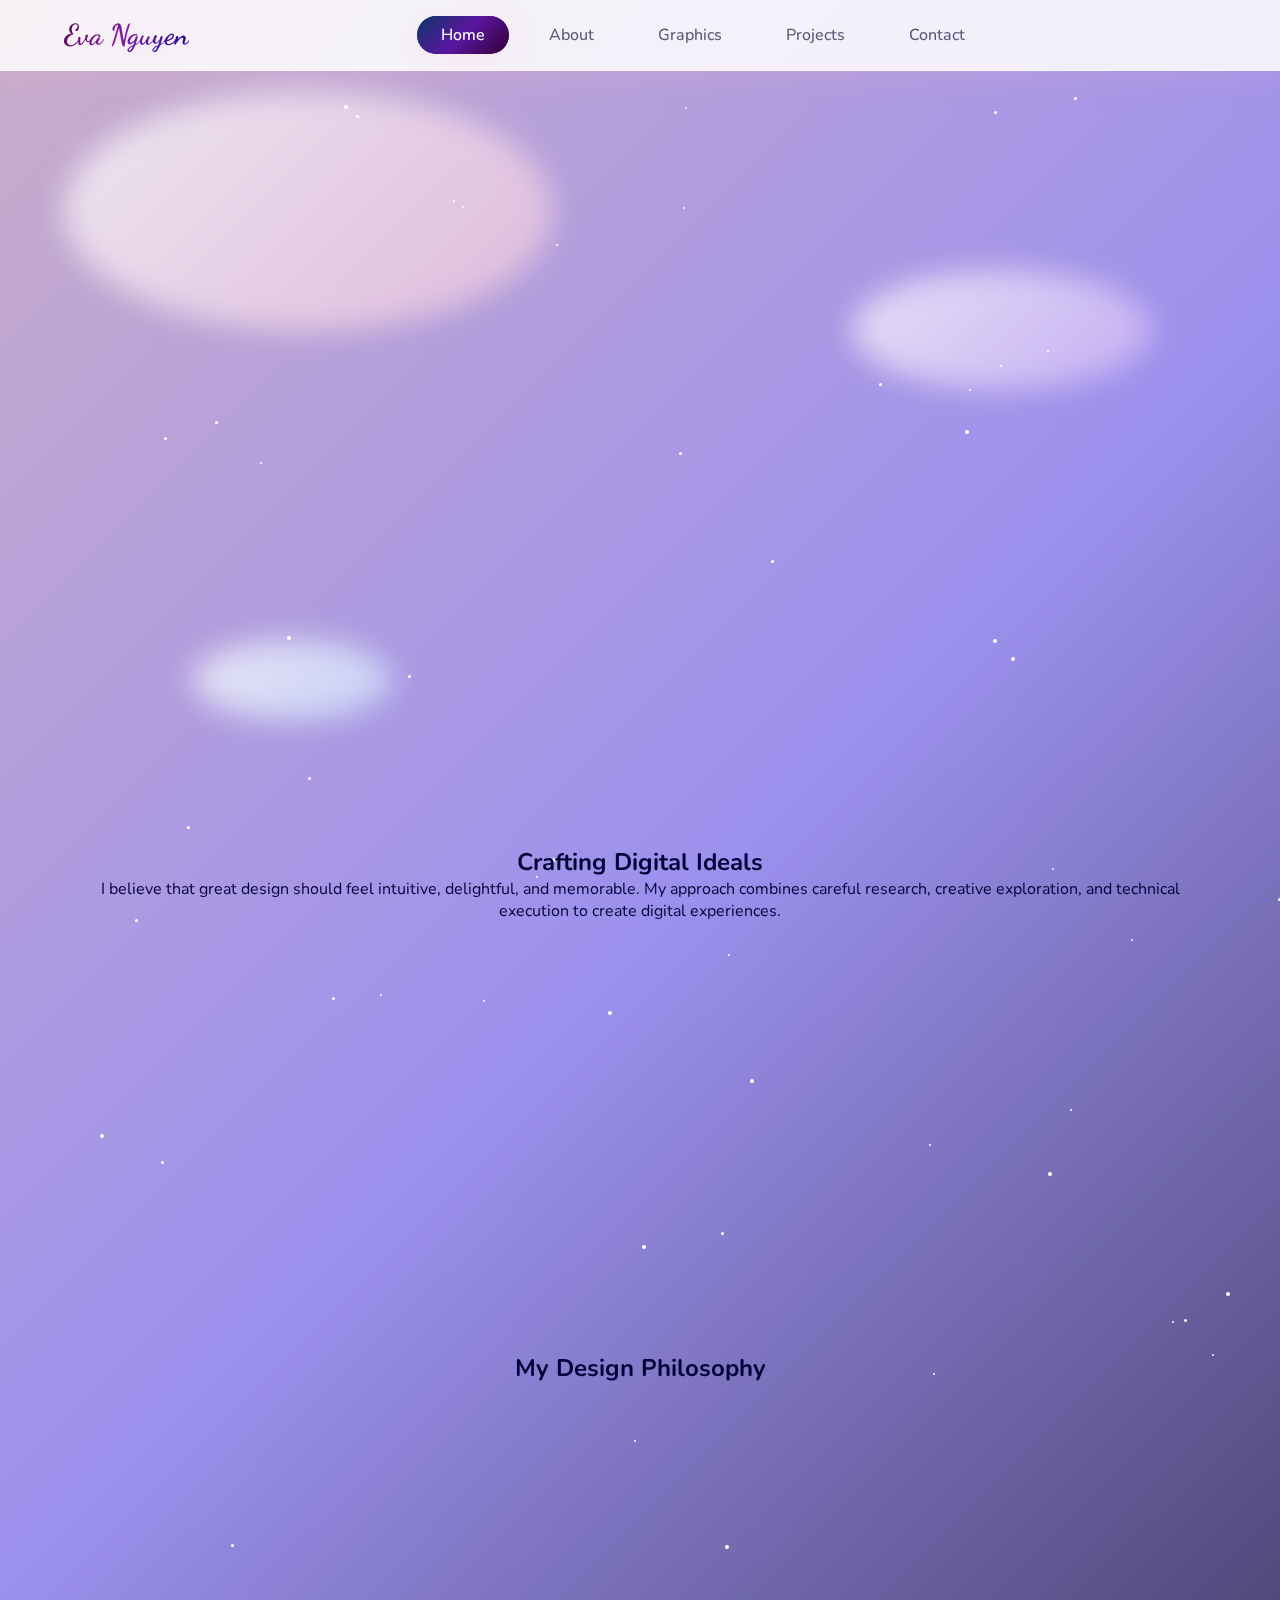
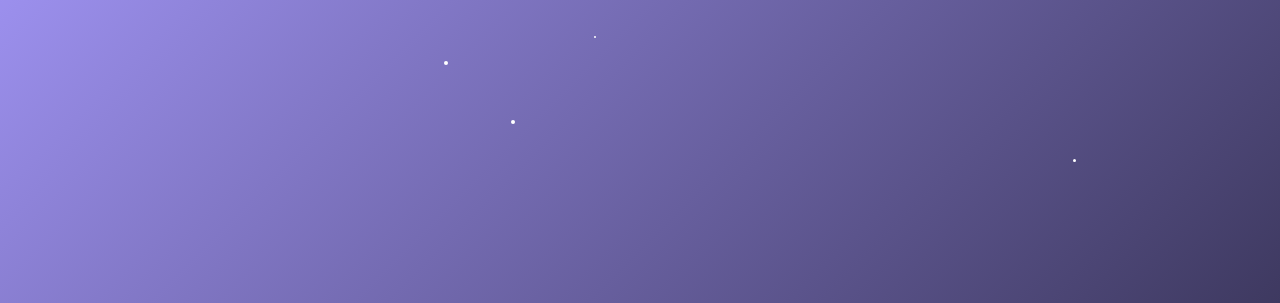
<file: index.html>
<!DOCTYPE html>
<html lang="en">
<head>
    <meta charset="UTF-8">
    <meta name="viewport" content="width=device-width, initial-scale=1.0">
    <title>Eva Nguyen | Art Design Portfolio</title>
    <link rel="stylesheet" href="https://cdnjs.cloudflare.com/ajax/libs/font-awesome/6.4.0/css/all.min.css">
    <link href="https://fonts.googleapis.com/css2?family=Poppins:wght@300;400;500;600;700&family=Nunito:wght@300;400;500;600&family=Dancing+Script:wght@500;600;700&display=swap" rel="stylesheet">
    <link rel="stylesheet" href="style.css">
    <style>
        /* Fix z-index for all content sections */
        .main-container {
            position: relative;
            z-index: 1 !important;
        }
        
        .hero,
        .overview-section,
        .philosophy-section {
            position: relative;
            z-index: 1 !important;
        }
        
        /* Additional styles for simplified hero */
        .hero {
            display: block;
            text-align: center;
            padding: var(--space-xxl) 0;
            min-height: 70vh;
            display: flex;
            align-items: center;
            justify-content: center;
        }
        
        .hero-content {
            max-width: 821px;
            margin: 0 auto;
            text-align: center;
            position: relative;
            z-index: 1;
        }
        
        .hero-actions {
            display: flex;
            justify-content: center;
            gap: var(--space-md);
            margin-top: var(--space-xl);
            flex-wrap: wrap;
        }
        
        /* Animated Hello There Title */
        .hello-there-container {
            position: relative;
            display: inline-block;
            margin-bottom: var(--space-md);
            min-height: 120px;
        }
        
        .hello-there-text {
            font-size: 3.5rem;
            background: var(--gradient-dream);
            -webkit-background-clip: text;
            -webkit-text-fill-color: transparent;
            background-clip: text;
            opacity: 1; /* Changed from 0 to 1 - text is always visible */
            transform: translateY(0); /* Changed from translateY(30px) */
            animation: textGlow 2s ease-in-out infinite alternate;
            position: relative;
            z-index: 2;
            visibility: visible !important; /* Force visibility */
            display: block !important; /* Force display */
        }
        
        /* Sparkle particles */
        .sparkle {
            position: absolute;
            width: 6px;
            height: 6px;
            background: var(--white);
            border-radius: 50%;
            pointer-events: none;
            opacity: 0;
            z-index: 1;
        }
        
        .sparkle::before {
            content: '';
            position: absolute;
            width: 100%;
            height: 100%;
            background: var(--gradient-dream);
            border-radius: 50%;
            filter: blur(3px);
        }
        
        /* Fade up animation for initial appearance */
        .hello-there-text.initial-appear {
            opacity: 0;
            transform: translateY(30px);
            animation: fadeUpIn 1.2s ease forwards 0.5s, 
                       textGlow 2s ease-in-out infinite alternate 1.7s;
        }
        
        /* Animation keyframes */
        @keyframes fadeUpIn {
            0% {
                opacity: 0;
                transform: translateY(30px);
            }
            100% {
                opacity: 1;
                transform: translateY(0);
            }
        }
        
        @keyframes sparkleFly {
            0% {
                opacity: 1;
                transform: translate(0, 0) scale(1);
            }
            100% {
                opacity: 0;
                transform: translate(var(--sparkle-x, 50px), var(--sparkle-y, -50px)) scale(0);
            }
        }
        
        @keyframes textGlow {
            0% {
                text-shadow: 0 0 10px rgba(255, 182, 209, 0.3),
                             0 0 20px rgba(200, 162, 255, 0.2);
            }
            100% {
                text-shadow: 0 0 20px rgba(255, 182, 209, 0.5),
                             0 0 40px rgba(200, 162, 255, 0.3),
                             0 0 60px rgba(126, 188, 255, 0.2);
            }
        }
        
        .tagline {
            font-size: 1.8rem;
            color: var(--purple-dark);
            margin-bottom: var(--space-lg);
            font-family: var(--font-cursive);
            text-align: center;
            display: block;
            width: 100%;
            opacity: 0;
            transform: translateY(20px);
            animation: fadeUpIn 0.8s ease forwards 1.7s;
        }
        
        .hero p {
            font-size: 1.2rem;
            line-height: 1.8;
            margin-bottom: var(--space-md);
            color: var(--text);
            text-align: center;
            opacity: 0;
            transform: translateY(20px);
        }
        
        .hero p:nth-child(3) {
            animation: fadeUpIn 0.8s ease forwards 2s;
        }
        
        .hero p:nth-child(4) {
            animation: fadeUpIn 0.8s ease forwards 2.3s;
        }
        
        /* Center all sections */
        .overview-section,
        .philosophy-section {
            text-align: center;
            width: 100%;
        }
        
        .overview-content,
        .philosophy-content {
            margin: 0 auto;
            text-align: center;
            position: relative;
            z-index: 1;
        }
        
        .overview-grid {
            display: flex;
            justify-content: center;
            flex-wrap: wrap;
            gap: var(--space-lg);
            margin: var(--space-xl) 0;
            position: relative;
            z-index: 1;
        }
        
        .overview-item {
            text-align: center;
            max-width: 300px;
            background: var(--white-transparent);
            padding: var(--space-xl);
            border-radius: var(--border-radius);
            box-shadow: var(--shadow-soft);
            backdrop-filter: blur(10px);
            transition: all 0.3s ease;
            position: relative;
            opacity: 0;
            transform: translateY(30px);
            animation: fadeUpIn 0.8s ease forwards;
        }
        
        .overview-item:nth-child(1) {
            animation-delay: 0.3s;
        }
        
        .overview-item:nth-child(2) {
            animation-delay: 0.6s;
        }
        
        .overview-item:nth-child(3) {
            animation-delay: 0.9s;
        }
        
        .philosophy-points {
            text-align: left;
            margin: 0 auto;
            background: var(--white-transparent);
            padding: var(--space-xl);
            border-radius: var(--border-radius);
            box-shadow: var(--shadow-soft);
            backdrop-filter: blur(10px);
            position: relative;
            opacity: 0;
            transform: translateY(30px);
            animation: fadeUpIn 0.8s ease forwards 1.2s;
            max-width: 800px;
        }
        
        .philosophy-point {
            text-align: left;
            display: flex;
            gap: var(--space-lg);
            margin-bottom: var(--space-xl);
            align-items: flex-start;
        }
        
        .philosophy-point:last-child {
            margin-bottom: 0;
        }
        
        /* Fix for mobile navigation - HIGH Z-INDEX */
        @media (max-width: 768px) {
            .nav-buttons {
                position: fixed;
                top: 0;
                right: -100%;
                width: 70%;
                height: 100vh;
                background: rgba(255, 255, 255, 0.98);
                backdrop-filter: blur(20px);
                flex-direction: column;
                padding: 80px 30px 30px;
                gap: var(--space-md);
                transition: right 0.3s ease;
                box-shadow: -5px 0 30px rgba(0, 0, 0, 0.2);
                border-left: 1px solid rgba(157, 78, 221, 0.3);
                z-index: 10001 !important;
            }
            
            .nav-buttons.active {
                right: 0;
            }
            
            .hamburger-menu {
                display: flex;
                position: relative;
                z-index: 10002 !important;
            }
            
            .nav-overlay {
                position: fixed;
                top: 0;
                left: 0;
                width: 100%;
                height: 100%;
                background: rgba(0, 0, 0, 0.5);
                backdrop-filter: blur(5px);
                z-index: 10000 !important;
                display: none;
            }
            
            .nav-overlay.active {
                display: block;
            }
            
            .nav-container {
                z-index: 10003 !important;
            }
            
            .main-container,
            .hero,
            .overview-section,
            .philosophy-section,
            .hero-content,
            .overview-content,
            .philosophy-content,
            .overview-grid,
            .overview-item,
            .philosophy-points,
            .philosophy-point {
                z-index: 1 !important;
            }
            
            /* Mobile adjustments for animation */
            .hello-there-text {
                font-size: 2.5rem;
            }
            
            .tagline {
                font-size: 1.5rem;
            }
            
            .hero p {
                font-size: 1.1rem;
            }
        }
        
        @media (max-width: 480px) {
            .hello-there-text {
                font-size: 2rem;
            }
            
            .tagline {
                font-size: 1.3rem;
            }
            
            .hero p {
                font-size: 1rem;
            }
            
            .overview-grid {
                flex-direction: column;
                align-items: center;
            }
            
            .philosophy-point {
                flex-direction: column;
                text-align: center;
                gap: var(--space-sm);
            }
        }
        
        /* Number circles styling - UPDATED TO MAKE ALL EQUAL */
        .number-circle {
            flex-shrink: 0;
            width: 50px;
            height: 50px;
            background: var(--gradient-dream);
            border-radius: 50%;
            display: flex;
            align-items: center;
            justify-content: center;
            margin: 0;
        }
        
        .number-circle span {
            color: white;
            font-weight: bold;
            font-size: 1.2rem;
        }
        
        /* Make all number circles the same size and style */
        .philosophy-point:nth-child(1) .number-circle {
            background: var(--gradient-dream);
        }
        
        .philosophy-point:nth-child(2) .number-circle {
            background: var(--gradient-dream);
            width: 50px; /* Explicitly set same width */
            height: 50px; /* Explicitly set same height */
        }
        
        .philosophy-point:nth-child(3) .number-circle {
            background: var(--gradient-dream);
        }
        
        .icon-circle {
            width: 70px;
            height: 70px;
            margin: 0 auto var(--space-lg);
            border-radius: 50%;
            display: flex;
            align-items: center;
            justify-content: center;
        }
        
        .icon-circle i {
            color: white;
            font-size: 1.5rem;
        }
        
        /* Ensure all philosophy points have consistent alignment */
        .philosophy-point div:last-child {
            flex: 1;
        }
        
        .philosophy-point h3 {
            margin-top: 0;
            margin-bottom: var(--space-sm);
            color: var(--purple-dark);
        }
        
        .philosophy-point p {
            margin: 0;
            color: var(--text);
            line-height: 1.6;
        }
    </style>
</head>
<body>
    <!-- Animated Cloud Background -->
    <div class="cloud-bg">
        <div class="cloud cloud-large"></div>
        <div class="cloud cloud-medium"></div>
        <div class="cloud cloud-small"></div>
    </div>

    <!-- Twinkling Stars -->
    <div class="stars-bg" id="starsBg"></div>

    <!-- Navigation - Hamburger menu for mobile -->
    <nav class="nav-container">
        <div class="nav-content">
            <a href="index.html" class="logo">
                <span class="logo-text">Eva Nguyen</span>
            </a>
            
            <!-- Hamburger menu button (visible on mobile) -->
            <button class="hamburger-menu" id="hamburgerMenu">
                <span class="hamburger-line"></span>
                <span class="hamburger-line"></span>
                <span class="hamburger-line"></span>
            </button>
            
            <!-- Navigation buttons (hidden on mobile by default) -->
            <div class="nav-buttons" id="navButtons">
                <a href="index.html" class="nav-btn active">Home</a>
                <a href="about.html" class="nav-btn">About</a>
                <a href="graphics.html" class="nav-btn">Graphics</a>
                <a href="projects.html" class="nav-btn">Projects</a>
                <a href="contacts.html" class="nav-btn">Contact</a>
            </div>
            
            <!-- Mobile menu overlay -->
            <div class="nav-overlay" id="navOverlay"></div>
        </div>
    </nav>

    <!-- Main Content -->
    <div class="main-container">
        <!-- Hero Section - Simplified without image frame -->
        <section class="hero">
            <div class="hero-content">
                <div class="hello-there-container" id="helloThereContainer">
                    <h1 class="hello-there-text initial-appear" id="helloThereText">Hello there!</h1>
                </div>
                <p class="tagline">I am an aspiring UX/UI and Graphic Designer</p>
                <p>Welcome to my art and design portfolio! I specialize in creating beautiful and functional digital mediums. My work combines trendy aesthetics, intuitive user interfaces, and thoughtful interactions that makes life easier for everyone.</p>
                <p>With a passion for both graphic design and user experience, I bridge the gap between aesthetics and functionality. Every project is an opportunity to create something special that connects with users on an emotional level.</p>
            </div>
        </section>

        <!-- Overview Section -->
        <section class="overview-section">
            <div class="overview-content">
                <h2>Crafting Digital Ideals</h2>
                <p>I believe that great design should feel intuitive, delightful, and memorable. My approach combines careful research, creative exploration, and technical execution to create digital experiences.</p>
                
                <div class="overview-grid">
                    <div class="overview-item">
                        <div class="icon-circle" style="background: var(--gradient-dream);">
                            <i class="fas fa-paint-brush"></i>
                        </div>
                        <h3>Visual Design</h3>
                        <p>Creating beautiful interfaces, thoughtful typography, and balanced composition that engage users emotionally.</p>
                    </div>
                    
                    <div class="overview-item">
                        <div class="icon-circle" style="background: var(--gradient-sunset);">
                            <i class="fas fa-users"></i>
                        </div>
                        <h3>User Experience</h3>
                        <p>Designing intuitive flows and interactions that make digital experiences feel seamless, natural, and effortless for users.</p>
                    </div>
                    
                    <div class="overview-item">
                        <div class="icon-circle" style="background: var(--gradient-sky);">
                            <i class="fas fa-magic"></i>
                        </div>
                        <h3>Brand Storytelling</h3>
                        <p>Developing cohesive brand identities that tell compelling stories and create memorable connections with audiences.</p>
                    </div>
                </div>
            </div>
        </section>

        <!-- Design Philosophy -->
        <section class="philosophy-section">
            <div class="philosophy-content">
                <h2>My Design Philosophy</h2>
                <h6>ㅤㅤ</h6>
                
                <div class="philosophy-points">
                    <div class="philosophy-point">
                        <div class="number-circle">
                            <span>1</span>
                        </div>
                        <div>
                            <h3>Emotion First</h3>
                            <p>Great design should make people feel something. Whether it's joy, calm, or excitement, emotional connection is at the heart of every project.</p>
                        </div>
                    </div>
                    
                    <div class="philosophy-point">
                        <div class="number-circle">
                            <span>2</span>
                        </div>
                        <div>
                            <h3>Beauty with Purpose</h3>
                            <p>Aesthetics and functionality should work in harmony. Beautiful design should also be intuitive, accessible, and solve real problems.</p>
                        </div>
                    </div>
                    
                    <div class="philosophy-point">
                        <div class="number-circle">
                            <span>3</span>
                        </div>
                        <div>
                            <h3>Details</h3>
                            <p>It's the little things like, smooth animations, thoughtful micro-interactions, and perfect spacing that transform good design into comfortable experiences.</p>
                        </div>
                    </div>
                </div>
            </div>
        </section>
    </div>
    
    <script>
        // Hamburger menu functionality
        const hamburgerMenu = document.getElementById('hamburgerMenu');
        const navButtons = document.getElementById('navButtons');
        const navOverlay = document.getElementById('navOverlay');
        
        if (hamburgerMenu && navButtons) {
            hamburgerMenu.addEventListener('click', (e) => {
                e.stopPropagation();
                navButtons.classList.toggle('active');
                hamburgerMenu.classList.toggle('active');
                if (navOverlay) {
                    navOverlay.classList.toggle('active');
                }
            });
            
            if (navOverlay) {
                navOverlay.addEventListener('click', () => {
                    navButtons.classList.remove('active');
                    hamburgerMenu.classList.remove('active');
                    navOverlay.classList.remove('active');
                });
            }
            
            document.addEventListener('click', (e) => {
                if (navButtons.classList.contains('active') && 
                    !hamburgerMenu.contains(e.target) && 
                    !navButtons.contains(e.target)) {
                    navButtons.classList.remove('active');
                    hamburgerMenu.classList.remove('active');
                    if (navOverlay) {
                        navOverlay.classList.remove('active');
                    }
                }
            });
            
            const navLinks = navButtons.querySelectorAll('.nav-btn');
            navLinks.forEach(link => {
                link.addEventListener('click', () => {
                    navButtons.classList.remove('active');
                    hamburgerMenu.classList.remove('active');
                    if (navOverlay) {
                        navOverlay.classList.remove('active');
                    }
                });
            });
        }
        
        // Create twinkling stars
        const starsBg = document.getElementById('starsBg');
        if (starsBg) {
            for (let i = 0; i < 100; i++) {
                const star = document.createElement('div');
                star.className = 'star';
                
                const sizes = ['star-small', 'star-medium', 'star-large'];
                star.classList.add(sizes[Math.floor(Math.random() * sizes.length)]);
                
                star.style.left = `${Math.random() * 100}%`;
                star.style.top = `${Math.random() * 100}%`;
                star.style.animationDelay = `${Math.random() * 5}s`;
                
                starsBg.appendChild(star);
            }
        }
        
        // Sparkling animation for "Hello there!"
        document.addEventListener('DOMContentLoaded', () => {
            const helloThereContainer = document.getElementById('helloThereContainer');
            const helloThereText = document.getElementById('helloThereText');
            
            if (helloThereContainer && helloThereText) {
                // Get position and dimensions of the text
                const textRect = helloThereText.getBoundingClientRect();
                
                // Create initial sparkles that fly up to form the text
                createFormingSparkles(textRect);
                
                // Add continuous subtle sparkles after initial animation
                setTimeout(() => {
                    setInterval(() => createSubtleSparkles(textRect), 2000);
                }, 2000);
            }
        });
        
        function createFormingSparkles(textRect) {
            const container = document.getElementById('helloThereContainer');
            const sparkleCount = 50;
            
            for (let i = 0; i < sparkleCount; i++) {
                setTimeout(() => {
                    // Create a sparkle
                    const sparkle = document.createElement('div');
                    sparkle.classList.add('sparkle');
                    
                    // Random starting position (below the text)
                    const startX = Math.random() * textRect.width;
                    const startY = textRect.height + 100;
                    
                    // Target position (on the text)
                    const targetX = Math.random() * textRect.width;
                    const targetY = Math.random() * textRect.height;
                    
                    // Calculate travel distance
                    const travelX = targetX - startX;
                    const travelY = targetY - startY;
                    
                    // Set initial position
                    sparkle.style.left = `${startX}px`;
                    sparkle.style.top = `${startY}px`;
                    
                    // Set CSS variables for animation
                    sparkle.style.setProperty('--sparkle-x', `${travelX}px`);
                    sparkle.style.setProperty('--sparkle-y', `${travelY}px`);
                    
                    // Random size and color
                    const size = Math.random() * 4 + 3;
                    sparkle.style.width = `${size}px`;
                    sparkle.style.height = `${size}px`;
                    
                    // Random gradient for sparkle
                    const gradients = [
                        'var(--gradient-dream)',
                        'var(--gradient-sunset)',
                        'var(--gradient-sky)'
                    ];
                    const randomGradient = gradients[Math.floor(Math.random() * gradients.length)];
                    sparkle.style.background = randomGradient;
                    
                    // Add animation
                    sparkle.style.animation = `sparkleFly ${Math.random() * 0.8 + 0.7}s ease-out forwards`;
                    
                    // Add to container
                    container.appendChild(sparkle);
                    
                    // Remove sparkle after animation
                    setTimeout(() => {
                        if (sparkle.parentNode) {
                            sparkle.remove();
                        }
                    }, 1500);
                    
                }, Math.random() * 500); // Stagger the sparkles
            }
        }
        
        function createSubtleSparkles(textRect) {
            const container = document.getElementById('helloThereContainer');
            const sparkleCount = 5;
            
            for (let i = 0; i < sparkleCount; i++) {
                setTimeout(() => {
                    const sparkle = document.createElement('div');
                    sparkle.classList.add('sparkle');
                    
                    // Position on or near the text
                    const posX = Math.random() * textRect.width;
                    const posY = Math.random() * textRect.height;
                    
                    sparkle.style.left = `${posX}px`;
                    sparkle.style.top = `${posY}px`;
                    
                    // Smaller, subtler sparkles
                    const size = Math.random() * 2 + 1;
                    sparkle.style.width = `${size}px`;
                    sparkle.style.height = `${size}px`;
                    
                    // Fade in and out
                    sparkle.style.animation = `
                        sparkleFly ${Math.random() * 0.5 + 0.3}s ease-in-out forwards,
                        sparkleFly ${Math.random() * 0.5 + 0.3}s ease-in-out ${Math.random() * 0.3 + 0.1}s reverse forwards
                    `;
                    
                    container.appendChild(sparkle);
                    
                    setTimeout(() => {
                        if (sparkle.parentNode) {
                            sparkle.remove();
                        }
                    }, 1000);
                    
                }, Math.random() * 300);
            }
        }
    </script>
</body>
</html>
</file>
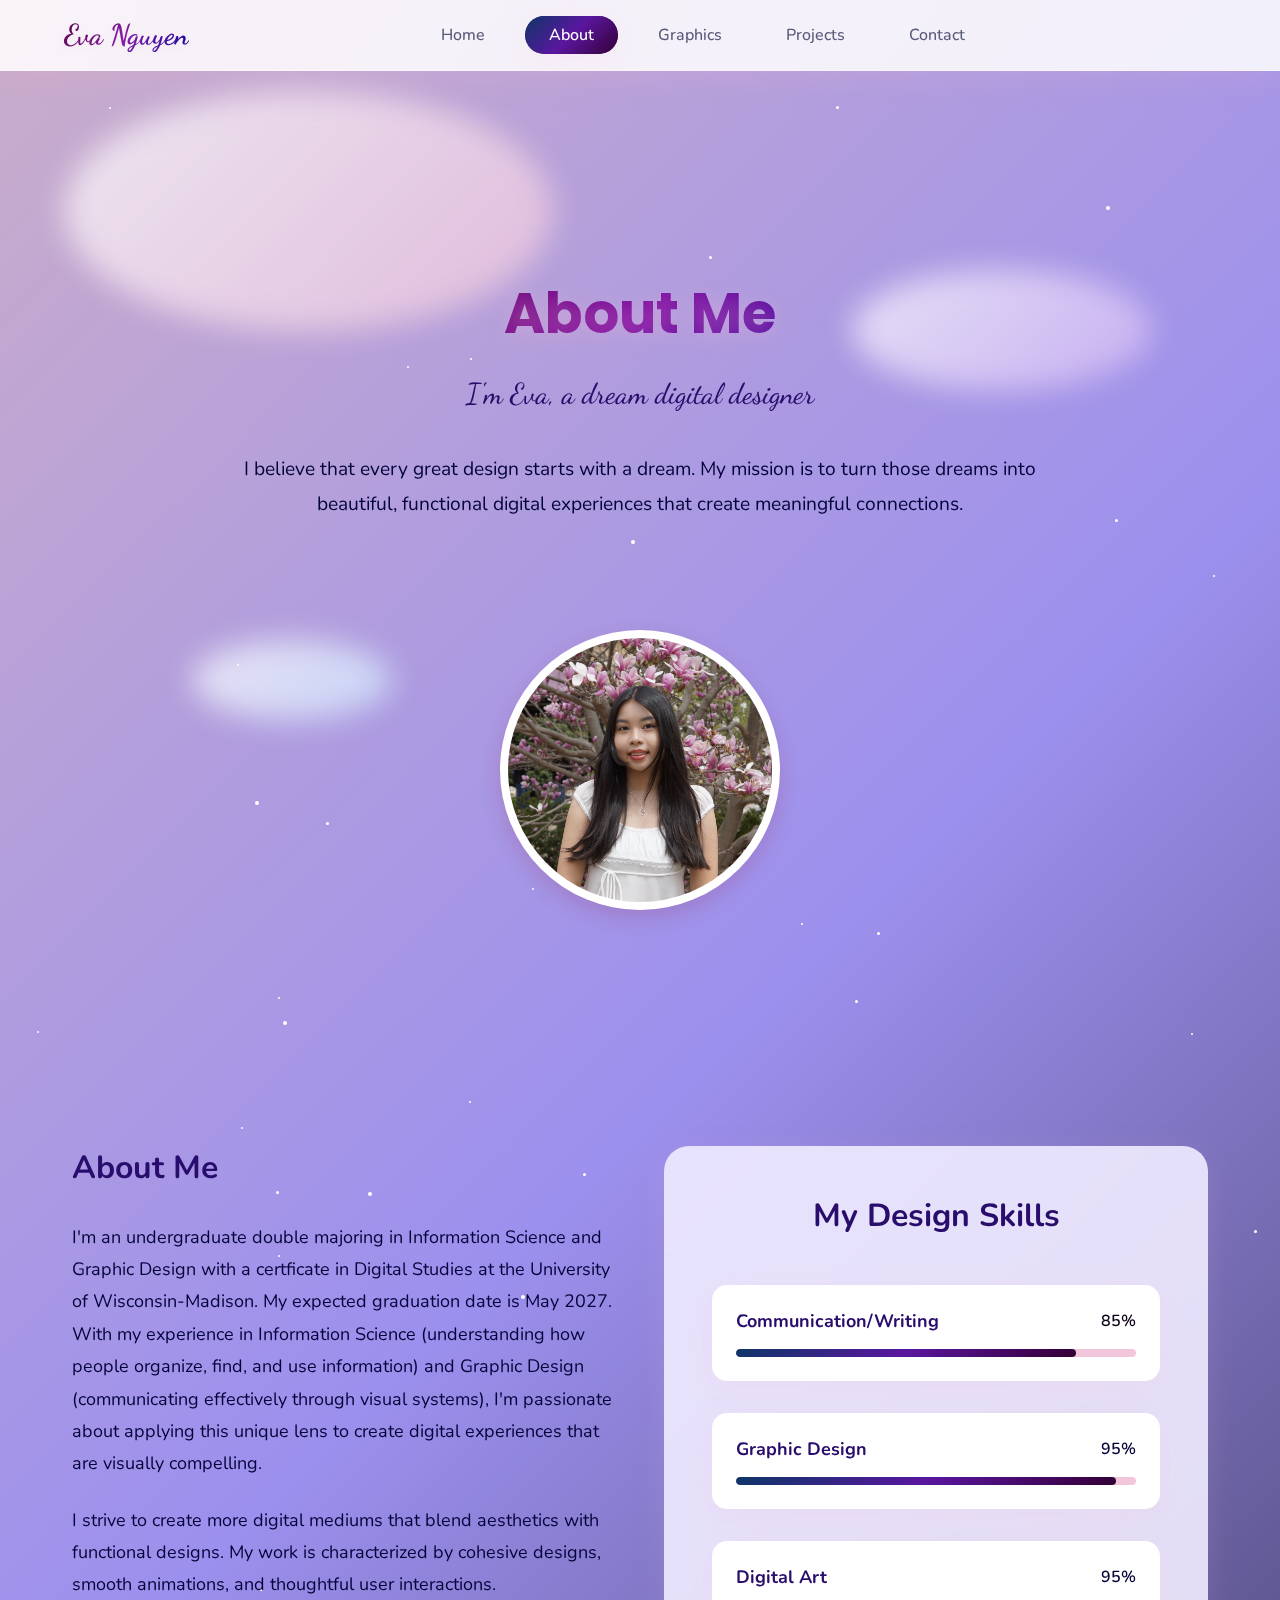
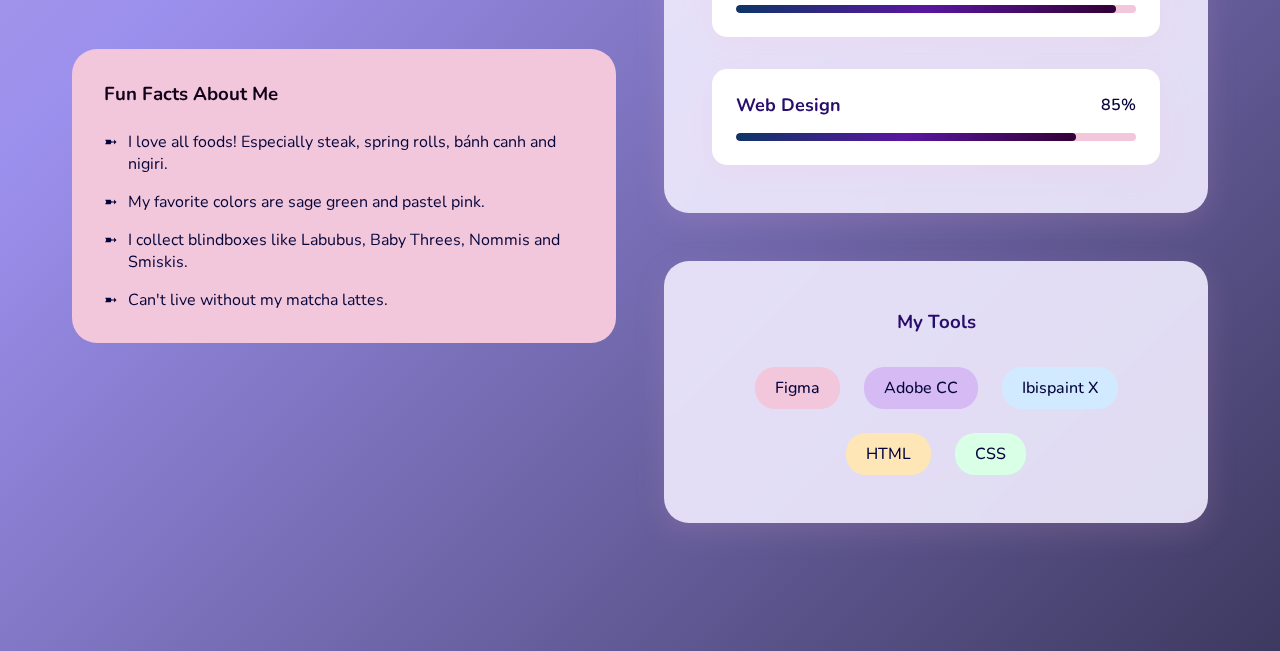
<file: about.html>
<!DOCTYPE html>
<html lang="en">
<head>
    <meta charset="UTF-8">
    <meta name="viewport" content="width=device-width, initial-scale=1.0">
    <title>About Me | Eva Nguyen</title>
    <link rel="stylesheet" href="https://cdnjs.cloudflare.com/ajax/libs/font-awesome/6.4.0/css/all.min.css">
    <link href="https://fonts.googleapis.com/css2?family=Poppins:wght@300;400;500;600;700&family=Nunito:wght@300;400;500;600&family=Dancing+Script:wght@500;600;700&display=swap" rel="stylesheet">
    <link rel="stylesheet" href="style.css">
    <style>
        /* About page specific styles */
        .about-hero {
            text-align: center;
            padding: var(--space-xxl) 0;
            position: relative;
            z-index: 1;
        }
        
        .about-content {
            display: grid;
            grid-template-columns: 1fr 1fr;
            gap: var(--space-xl);
            padding: var(--space-xl) 0;
            position: relative;
            z-index: 1;
        }
        
        @media (max-width: 768px) {
            .about-content {
                grid-template-columns: 1fr;
            }
        }
        
        .fun-facts {
            background: var(--pink-dream);
            padding: var(--space-lg);
            border-radius: var(--border-radius);
            margin-top: var(--space-xl);
        }
        
        .skills-container, .tools-section {
            background: var(--white-transparent);
            padding: var(--space-xl);
            border-radius: var(--border-radius);
            box-shadow: var(--shadow-soft);
            backdrop-filter: blur(10px);
            margin-bottom: var(--space-xl);
        }
        
        .skills-grid {
            display: grid;
            gap: var(--space-lg);
        }
        
        .skill-item {
            padding: var(--space-md);
            background: var(--white);
            border-radius: 15px;
            box-shadow: var(--shadow-soft);
        }
        
        .skill-bar {
            height: 8px;
            background: var(--pink-dream);
            border-radius: 4px;
            overflow: hidden;
        }
        
        .skill-level {
            height: 100%;
            background: var(--gradient-dream);
            border-radius: 4px;
            transition: width 1s ease;
        }
        
        /* Hamburger Menu Styles - Added */
        .hamburger-menu {
            display: none;
            flex-direction: column;
            justify-content: space-between;
            width: 30px;
            height: 24px;
            background: transparent;
            border: none;
            cursor: pointer;
            padding: 0;
            z-index: 10002 !important;
            position: relative;
        }
        
        .hamburger-line {
            width: 100%;
            height: 3px;
            background: var(--text);
            border-radius: 2px;
            transition: all 0.3s ease;
        }
        
        .hamburger-menu.active .hamburger-line:nth-child(1) {
            transform: rotate(45deg) translate(6px, 6px);
        }
        
        .hamburger-menu.active .hamburger-line:nth-child(2) {
            opacity: 0;
        }
        
        .hamburger-menu.active .hamburger-line:nth-child(3) {
            transform: rotate(-45deg) translate(7px, -6px);
        }
        
        /* Fix for mobile navigation - HIGH Z-INDEX */
        @media (max-width: 768px) {
            .hamburger-menu {
                display: flex;
            }
            
            .nav-buttons {
                position: fixed;
                top: 0;
                right: -100%;
                width: 70%;
                height: 100vh;
                background: rgba(255, 255, 255, 0.98);
                backdrop-filter: blur(20px);
                flex-direction: column;
                padding: 80px 30px 30px;
                gap: var(--space-md);
                transition: right 0.3s ease;
                box-shadow: -5px 0 30px rgba(0, 0, 0, 0.2);
                border-left: 1px solid rgba(157, 78, 221, 0.3);
                z-index: 10001 !important;
            }
            
            .nav-buttons.active {
                right: 0;
            }
            
            /* Nav overlay for mobile */
            .nav-overlay {
                position: fixed;
                top: 0;
                left: 0;
                width: 100%;
                height: 100%;
                background: rgba(0, 0, 0, 0.5);
                backdrop-filter: blur(5px);
                z-index: 10000 !important;
                display: none;
            }
            
            .nav-overlay.active {
                display: block;
            }
            
            .nav-container {
                z-index: 10003 !important;
            }
            
            /* Make sure all content stays below nav */
            .main-container,
            .about-hero,
            .about-content,
            .about-text,
            .about-skills,
            .skills-container,
            .tools-section {
                z-index: 1 !important;
            }
        }
        
        /* Hero image styles - REMOVED DARK SHADOW */
        .hero-image {
            position: relative;
            display: flex;
            justify-content: center;
            align-items: center;
            margin: var(--space-xl) 0;
        }
        
        .floating-shapes {
            position: relative;
            width: 400px;
            height: 400px;
        }
        
        .floating-circle {
            position: absolute;
            border-radius: 50%;
            animation: floatShape 15s infinite ease-in-out;
        }
        
        .circle-1 {
            width: 1px;
            height: 0px;
            background: var(--gradient-sunset);
            top: 50%;
            left: 50%;
            transform: translate(-50%, -50%);
            filter: blur(40px);
            opacity: 0.6;
            animation-delay: 0s;
        }
        
        .circle-2 {
            width: 2px;
            height: 1px;
            background: var(--gradient-sky);
            top: 30%;
            left: 30%;
            filter: blur(30px);
            opacity: 0.4;
            animation-delay: 2s;
            animation-duration: 12s;
        }
        
        .circle-3 {
            width: 1px;
            height: 2px;
            background: var(--gradient-dream);
            bottom: 2%;
            right: 20%;
            filter: blur(20px);
            opacity: 0.4;
            animation-delay: 4s;
            animation-duration: 10s;
        }
        
        @keyframes floatShape {
            0%, 100% {
                transform: translateY(0) rotate(0deg);
            }
            33% {
                transform: translateY(-30px) rotate(120deg);
            }
            66% {
                transform: translateY(30px) rotate(240deg);
            }
        }
        
        /* REMOVED DARK SHADOW from hero-avatar */
        .hero-avatar {
            width: 280px;
            height: 280px;
            background: var(--white);
            border-radius: 50%;
            display: flex;
            align-items: center;
            justify-content: center;
            /* REMOVED: box-shadow: var(--shadow-strong); */
            position: absolute;
            top: 50%;
            left: 50%;
            transform: translate(-50%, -50%);
            overflow: hidden;
            border: 8px solid rgba(255, 255, 255, 0.9);
            z-index: 2;
        }
        
        .hero-avatar img {
            width: 100%;
            height: 100%;
            object-fit: cover;
            transition: transform 0.5s ease;
        }
        
        .hero-avatar:hover img {
            transform: scale(1.05);
        }
        
        /* Fix for the hero content */
        .hero-content {
            max-width: 800px;
            margin: 0 auto;
            text-align: center;
        }
        
        .tagline {
            font-size: 1.8rem;
            color: var(--purple-dark);
            margin-bottom: var(--space-lg);
            font-family: var(--font-cursive);
            text-align: center;
        }
        
        /* Add a subtle shadow only - light and soft */
        .hero-avatar {
            box-shadow: 0 8px 20px rgba(147, 42, 81, 0.2); /* Light pink shadow instead of dark purple */
        }
    </style>
</head>
<body>
    <!-- Animated Cloud Background -->
    <div class="cloud-bg">
        <div class="cloud cloud-large"></div>
        <div class="cloud cloud-medium"></div>
        <div class="cloud cloud-small"></div>
    </div>

    <!-- Twinkling Stars -->
    <div class="stars-bg" id="starsBg"></div>

    <!-- Navigation - Hamburger menu for mobile -->
    <nav class="nav-container">
        <div class="nav-content">
            <a href="index.html" class="logo">
                <span class="logo-text">Eva Nguyen</span>
            </a>
            
            <!-- Hamburger menu button (visible on mobile) -->
            <button class="hamburger-menu" id="hamburgerMenu">
                <span class="hamburger-line"></span>
                <span class="hamburger-line"></span>
                <span class="hamburger-line"></span>
            </button>
            
            <!-- Navigation buttons (hidden on mobile by default) -->
            <div class="nav-buttons" id="navButtons">
                <a href="index.html" class="nav-btn">Home</a>
                <a href="about.html" class="nav-btn active">About</a>
                <a href="graphics.html" class="nav-btn">Graphics</a>
                <a href="projects.html" class="nav-btn">Projects</a>
                <a href="contacts.html" class="nav-btn">Contact</a>
            </div>
            
            <!-- Mobile menu overlay -->
            <div class="nav-overlay" id="navOverlay"></div>
        </div>
    </nav>

    <!-- Main Content -->
    <main class="main-container">
        <!-- About Hero -->
        <section class="about-hero">
            <div class="hero-content">
                <h1>About Me</h1>
                <p class="tagline">I'm Eva, a dream digital designer</p>
                <p style="font-size: 1.2rem; line-height: 1.8;">I believe that every great design starts with a dream. My mission is to turn those dreams into beautiful, functional digital experiences that create meaningful connections.</p>
            </div>
            
            <div class="hero-image">
                <div class="floating-shapes">
                    <div class="floating-circle circle-1"></div>
                    <div class="floating-circle circle-2"></div>
                    <div class="floating-circle circle-3"></div>
                    <div class="hero-avatar">
                        <img src="1x/Artboard%204.png" alt="A picture of me infront of a cherry blossom tree">
                    </div>
                </div>
            </div>
        </section>

        <!-- About Content -->
        <section class="about-content">
            <div class="about-text">
                <h2 style="font-size: var(--font-size-xl); color: var(--purple-dark); margin-bottom: var(--space-lg);">About Me</h2>
                <p style="margin-bottom: var(--space-md); line-height: 1.8; font-size: var(--font-size-md);">I'm an undergraduate double majoring in Information Science and Graphic Design with a certficate in Digital Studies at the University of Wisconsin-Madison. My expected graduation date is May 2027. With my experience in Information Science (understanding how people organize, find, and use information) and Graphic Design (communicating effectively through visual systems), I'm passionate about applying this unique lens to create digital experiences that are visually compelling.</p>
                
                <p style="margin-bottom: var(--space-lg); line-height: 1.8; font-size: var(--font-size-md);">I strive to create more digital mediums that blend aesthetics with functional designs. My work is characterized by cohesive designs, smooth animations, and thoughtful user interactions.</p>
                
                <div class="fun-facts">
                    <h3 style="color: var(--pink-dark); margin-bottom: var(--space-md);">Fun Facts About Me</h3>
                    <ul style="list-style: none; padding-left: 0;">
                        <li style="margin-bottom: var(--space-sm); padding-left: var(--space-md); position: relative;">
                            <span style="position: absolute; left: 0;">➼</span> I love all foods! Especially steak, spring rolls, bánh canh and nigiri.
                        </li>
                        <li style="margin-bottom: var(--space-sm); padding-left: var(--space-md); position: relative;">
                            <span style="position: absolute; left: 0;">➼</span> My favorite colors are sage green and pastel pink.
                        </li>
                        <li style="margin-bottom: var(--space-sm); padding-left: var(--space-md); position: relative;">
                            <span style="position: absolute; left: 0;">➼</span> I collect blindboxes like Labubus, Baby Threes, Nommis and Smiskis.
                        </li>
                        <li style="padding-left: var(--space-md); position: relative;">
                            <span style="position: absolute; left: 0;">➼</span> Can't live without my matcha lattes. 
                        </li>
                    </ul>
                </div>
            </div>
            
            <div class="about-skills">
                <div class="skills-container">
                    <h2 style="font-size: var(--font-size-xl); color: var(--purple-dark); margin-bottom: var(--space-xl); text-align: center;">My Design Skills</h2>
                    
                    <div class="skills-grid">
                        <!-- Skill 1 -->
                        <div class="skill-item">
                            <div style="display: flex; justify-content: space-between; align-items: center; margin-bottom: var(--space-sm);">
                                <h4 style="color: var(--purple-dark); font-size: var(--font-size-md);">Communication/Writing</h4>
                                <span style="color: var(--pink-dark); font-weight: 600;">85%</span>
                            </div>
                            <div class="skill-bar">
                                <div class="skill-level" style="width: 85%;"></div>
                            </div>
                        </div>
                        
                        <!-- Skill 2 -->
                        <div class="skill-item">
                            <div style="display: flex; justify-content: space-between; align-items: center; margin-bottom: var(--space-sm);">
                                <h4 style="color: var(--purple-dark); font-size: var(--font-size-md);">Graphic Design</h4>
                                <span style="color: var(--pink-darker); font-weight: 600;">95%</span>
                            </div>
                            <div class="skill-bar">
                                <div class="skill-level" style="width: 95%;"></div>
                            </div>
                        </div>
                        
                        <!-- Skill 3 -->
                        <div class="skill-item">
                            <div style="display: flex; justify-content: space-between; align-items: center; margin-bottom: var(--space-sm);">
                                <h4 style="color: var(--purple-dark); font-size: var(--font-size-md);">Digital Art</h4>
                                <span style="color: var(--pink-darker); font-weight: 600;">95%</span>
                            </div>
                            <div class="skill-bar">
                                <div class="skill-level" style="width: 95%;"></div>
                            </div>
                        </div>
                        
                        <!-- Skill 4 -->
                        <div class="skill-item">
                            <div style="display: flex; justify-content: space-between; align-items: center; margin-bottom: var(--space-sm);">
                                <h4 style="color: var(--purple-dark); font-size: var(--font-size-md);">Web Design</h4>
                                <span style="color: var(--pink-darker); font-weight: 600;">85%</span>
                            </div>
                            <div class="skill-bar">
                                <div class="skill-level" style="width: 85%;"></div>
                            </div>
                        </div>
                    </div>
                </div>
                
                <div class="tools-section">
                    <h3 style="color: var(--purple-dark); margin-bottom: var(--space-lg); text-align: center;">My Tools</h3>
                    <div style="display: flex; flex-wrap: wrap; gap: var(--space-md); justify-content: center;">
                        <span style="padding: 10px 20px; background: var(--pink-dream); color: var(--pink-darker); border-radius: 20px; font-weight: 500;">Figma</span>
                        <span style="padding: 10px 20px; background: var(--purple-dream); color: var(--purple-darker); border-radius: 20px; font-weight: 500;">Adobe CC</span>
                        <span style="padding: 10px 20px; background: var(--blue-dream); color: var(--blue-darker); border-radius: 20px; font-weight: 500;">Ibispaint X</span>
                        <span style="padding: 10px 20px; background: var(--lavender-dream); color: var(--purple-darker); border-radius: 20px; font-weight: 500;">HTML</span>
                        <span style="padding: 10px 20px; background: var(--mint-dream); color: var(--blue-darker); border-radius: 20px; font-weight: 500;">CSS</span>
                    </div>
                </div>
            </div>
        </section>
    </main>

    <script>
        // Hamburger menu functionality - Same as other pages
        const hamburgerMenu = document.getElementById('hamburgerMenu');
        const navButtons = document.getElementById('navButtons');
        const navOverlay = document.getElementById('navOverlay');
        
        if (hamburgerMenu && navButtons) {
            hamburgerMenu.addEventListener('click', (e) => {
                e.stopPropagation();
                navButtons.classList.toggle('active');
                hamburgerMenu.classList.toggle('active');
                if (navOverlay) {
                    navOverlay.classList.toggle('active');
                }
            });
            
            // Close menu when clicking on overlay
            if (navOverlay) {
                navOverlay.addEventListener('click', () => {
                    navButtons.classList.remove('active');
                    hamburgerMenu.classList.remove('active');
                    navOverlay.classList.remove('active');
                });
            }
            
            // Close menu when clicking outside
            document.addEventListener('click', (e) => {
                if (navButtons.classList.contains('active') && 
                    !hamburgerMenu.contains(e.target) && 
                    !navButtons.contains(e.target)) {
                    navButtons.classList.remove('active');
                    hamburgerMenu.classList.remove('active');
                    if (navOverlay) {
                        navOverlay.classList.remove('active');
                    }
                }
            });
            
            // Close menu when clicking nav links
            const navLinks = navButtons.querySelectorAll('.nav-btn');
            navLinks.forEach(link => {
                link.addEventListener('click', () => {
                    navButtons.classList.remove('active');
                    hamburgerMenu.classList.remove('active');
                    if (navOverlay) {
                        navOverlay.classList.remove('active');
                    }
                });
            });
        }
        
        // Create twinkling stars
        const starsBg = document.getElementById('starsBg');
        if (starsBg) {
            for (let i = 0; i < 100; i++) {
                const star = document.createElement('div');
                star.className = 'star';
                
                // Randomly assign size
                const sizes = ['star-small', 'star-medium', 'star-large'];
                star.classList.add(sizes[Math.floor(Math.random() * sizes.length)]);
                
                // Random position
                star.style.left = `${Math.random() * 100}%`;
                star.style.top = `${Math.random() * 100}%`;
                
                // Random animation delay
                star.style.animationDelay = `${Math.random() * 5}s`;
                
                starsBg.appendChild(star);
            }
        }
        
        // Animate skill bars on scroll
        document.addEventListener('DOMContentLoaded', () => {
            const skillLevels = document.querySelectorAll('.skill-level');
            
            const observer = new IntersectionObserver((entries) => {
                entries.forEach(entry => {
                    if (entry.isIntersecting) {
                        const skillLevel = entry.target;
                        const width = skillLevel.style.width;
                        skillLevel.style.width = '0%';
                        
                        setTimeout(() => {
                            skillLevel.style.width = width;
                        }, 300);
                    }
                });
            }, { threshold: 0.5 });
            
            skillLevels.forEach(level => {
                observer.observe(level);
            });
        });
    </script>
</body>
</html>
</file>
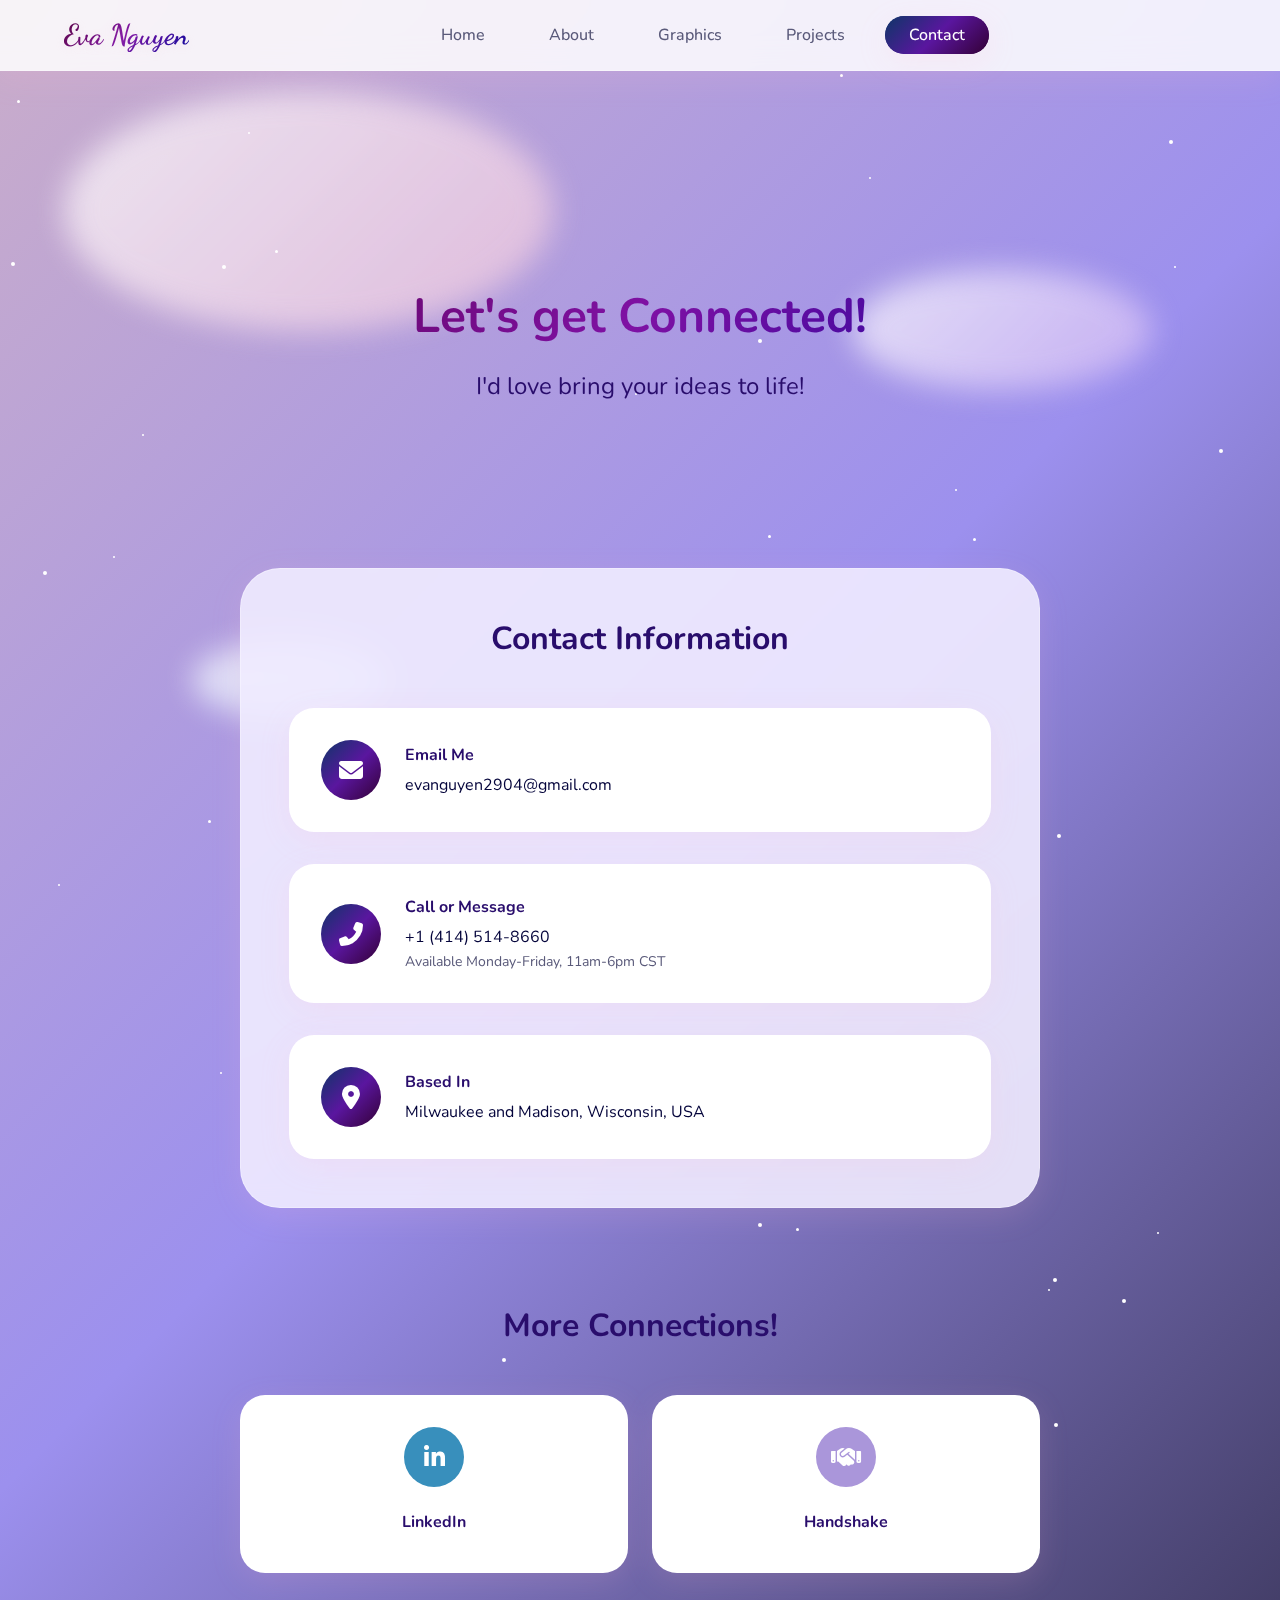
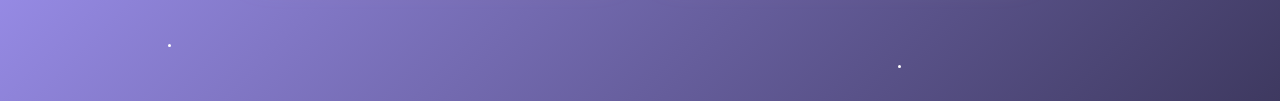
<file: contacts.html>
<!DOCTYPE html>
<html lang="en">
<head>
    <meta charset="UTF-8">
    <meta name="viewport" content="width=device-width, initial-scale=1.0">
    <title>Contact Me | Eva Nguyen</title>
    <link rel="stylesheet" href="https://cdnjs.cloudflare.com/ajax/libs/font-awesome/6.4.0/css/all.min.css">
    <link href="https://fonts.googleapis.com/css2?family=Poppins:wght@300;400;500;600;700&family=Nunito:wght@300;400;500;600&family=Dancing+Script:wght@500;600;700&display=swap" rel="stylesheet">
    <link rel="stylesheet" href="style.css">
    <style>
        /* Contact specific styles */
        .contact-hero {
            text-align: center;
            padding: var(--space-xxl) 0;
            position: relative;
            z-index: 1;
        }
        
        .contact-content {
            display: flex;
            flex-direction: column;
            align-items: center;
            gap: var(--space-xl);
            padding: var(--space-xl) 0;
            max-width: 1200px;
            margin: 0 auto;
            position: relative;
            z-index: 1;
        }
        
        .contact-row {
            display: flex;
            flex-wrap: wrap;
            justify-content: center;
            gap: var(--space-xl);
            width: 100%;
        }
        
        .contact-info {
            background: var(--white-transparent);
            border-radius: var(--border-radius-large);
            padding: var(--space-xl);
            box-shadow: var(--shadow-soft);
            backdrop-filter: blur(10px);
            border: 1px solid rgba(255, 255, 255, 0.3);
            flex: 1;
            min-width: 298px;
            max-width: 800px;
            text-align: center;
        }
        
        .contact-methods {
            display: flex;
            flex-direction: column;
            gap: var(--space-lg);
            margin-top: var(--space-xl);
        }
        
        .contact-method {
            display: flex;
            align-items: center;
            gap: var(--space-md);
            padding: var(--space-lg);
            background: var(--white);
            border-radius: var(--border-radius);
            transition: all 0.3s ease;
            box-shadow: var(--shadow-soft);
            text-decoration: none;
            color: inherit;
        }
        
        .contact-method:hover {
            transform: translateX(10px);
            box-shadow: var(--shadow-medium);
        }
        
        .method-icon {
            width: 60px;
            height: 60px;
            background: var(--gradient-dream);
            border-radius: 50%;
            display: flex;
            align-items: center;
            justify-content: center;
            flex-shrink: 0;
        }
        
        .method-icon i {
            color: var(--white);
            font-size: 1.5rem;
        }
        
        .method-info h4 {
            color: var(--purple-dark);
            margin-bottom: var(--space-xs);
            text-align: left;
        }
        
        .method-info p {
            color: var(--text);
            font-size: var(--font-size-sm);
            text-align: left;
        }
        
        .social-connect {
            text-align: center;
            padding: var(--space-xl) 0;
            max-width: 1200px;
            margin: 0 auto;
            width: 100%;
            position: relative;
            z-index: 1;
        }
        
        .social-grid {
            display: grid;
            grid-template-columns: repeat(auto-fit, minmax(150px, 1fr));
            gap: var(--space-md);
            max-width: 800px;
            margin: var(--space-xl) auto;
        }
        
        .social-card {
            background: var(--white);
            padding: var(--space-lg);
            border-radius: var(--border-radius);
            text-align: center;
            transition: all 0.3s ease;
            box-shadow: var(--shadow-soft);
            text-decoration: none;
            display: block;
        }
        
        .social-card:hover {
            transform: translateY(-10px);
            box-shadow: var(--shadow-medium);
        }
        
        .social-icon {
            width: 60px;
            height: 60px;
            margin: 0 auto var(--space-md);
            border-radius: 50%;
            display: flex;
            align-items: center;
            justify-content: center;
            font-size: 1.5rem;
        }
        
        .linkedin { background: #388fbc; color: white; }
        .email { background: #ed81c3; color: white; }
        .handshake { background: #aa96da; color: white; }
        .phone { background: #5158a9; color: white; }
        
        .social-card h4 {
            color: var(--purple-dark);
            margin-bottom: var(--space-xs);
        }
        
        .social-card p {
            color: var(--text);
            font-size: var(--font-size-sm);
        }
        
        .contact-action {
            margin-top: var(--space-xl);
            padding: var(--space-lg);
            background: var(--gradient-cloud);
            border-radius: var(--border-radius-large);
        }
        
        .contact-action h3 {
            color: var(--purple-dark);
            margin-bottom: var(--space-md);
        }
        
        .contact-action p {
            color: var(--purple-dark);
            font-size: var(--font-size-md);
            margin-bottom: var(--space-md);
            max-width: 600px;
            margin-left: auto;
            margin-right: auto;
        }
        
        /* Hamburger Menu Styles */
        .hamburger-menu {
            display: none;
            flex-direction: column;
            justify-content: space-between;
            width: 30px;
            height: 24px;
            background: transparent;
            border: none;
            cursor: pointer;
            padding: 0;
            z-index: 10002 !important;
            position: relative;
        }
        
        .hamburger-line {
            width: 100%;
            height: 3px;
            background: var(--text);
            border-radius: 2px;
            transition: all 0.3s ease;
        }
        
        .hamburger-menu.active .hamburger-line:nth-child(1) {
            transform: rotate(45deg) translate(6px, 6px);
        }
        
        .hamburger-menu.active .hamburger-line:nth-child(2) {
            opacity: 0;
        }
        
        .hamburger-menu.active .hamburger-line:nth-child(3) {
            transform: rotate(-45deg) translate(7px, -6px);
        }
        
        /* Fix for mobile navigation - HIGH Z-INDEX */
        @media (max-width: 768px) {
            .hamburger-menu {
                display: flex;
            }
            
            .nav-buttons {
                position: fixed;
                top: 0;
                right: -100%;
                width: 70%;
                height: 100vh;
                background: rgba(255, 255, 255, 0.98);
                backdrop-filter: blur(20px);
                flex-direction: column;
                padding: 80px 30px 30px;
                gap: var(--space-md);
                transition: right 0.3s ease;
                box-shadow: -5px 0 30px rgba(0, 0, 0, 0.2);
                border-left: 1px solid rgba(157, 78, 221, 0.3);
                z-index: 10001 !important;
            }
            
            .nav-buttons.active {
                right: 0;
            }
            
            /* Nav overlay for mobile */
            .nav-overlay {
                position: fixed;
                top: 0;
                left: 0;
                width: 100%;
                height: 100%;
                background: rgba(0, 0, 0, 0.5);
                backdrop-filter: blur(5px);
                z-index: 10000 !important;
                display: none;
            }
            
            .nav-overlay.active {
                display: block;
            }
            
            .nav-container {
                z-index: 10003 !important;
            }
            
            /* Make sure all content stays below nav */
            .main-container,
            .contact-hero,
            .contact-content,
            .contact-row,
            .contact-info,
            .social-connect {
                z-index: 1 !important;
            }
        }
    </style>
</head>
<body>
    <!-- Animated Cloud Background -->
    <div class="cloud-bg">
        <div class="cloud cloud-large"></div>
        <div class="cloud cloud-medium"></div>
        <div class="cloud cloud-small"></div>
    </div>

    <!-- Twinkling Stars -->
    <div class="stars-bg" id="starsBg"></div>

    <!-- Navigation - Hamburger menu for mobile -->
    <nav class="nav-container">
        <div class="nav-content">
            <a href="index.html" class="logo">
                <span class="logo-text">Eva Nguyen</span>
            </a>
            
            <!-- Hamburger menu button (visible on mobile) -->
            <button class="hamburger-menu" id="hamburgerMenu">
                <span class="hamburger-line"></span>
                <span class="hamburger-line"></span>
                <span class="hamburger-line"></span>
            </button>
            
            <!-- Navigation buttons (hidden on mobile by default) -->
            <div class="nav-buttons" id="navButtons">
                <a href="index.html" class="nav-btn">Home</a>
                <a href="about.html" class="nav-btn">About</a>
                <a href="graphics.html" class="nav-btn">Graphics</a>
                <a href="projects.html" class="nav-btn">Projects</a>
                <a href="contacts.html" class="nav-btn active">Contact</a>
            </div>
            
            <!-- Mobile menu overlay -->
            <div class="nav-overlay" id="navOverlay"></div>
        </div>
    </nav>
    
    <!-- Main Content -->
    <main class="main-container">
        <!-- Contact Hero -->
        <section class="contact-hero">
            <h1 style="font-size: 3rem; margin-bottom: var(--space-sm); background: var(--gradient-sunset); -webkit-background-clip: text; -webkit-text-fill-color: transparent; background-clip: text;">Let's get Connected!</h1>
            <p class="tagline" style="font-size: 1.5rem; color: var(--purple-dark); margin-bottom: var(--space-lg);">I'd love bring your ideas to life!</p>
        </section>

        <!-- Contact Content - CENTERED -->
        <section class="contact-content">
            <div class="contact-row">
                <!-- Contact Info -->
                <div class="contact-info">
                    <h2 style="color: var(--purple-dark); font-size: var(--font-size-xl); margin-bottom: var(--space-md);">Contact Information</h2>
                    
                    <div class="contact-methods">
                        <!-- Email -->
                        <a href="mailto:evanguyen2904@gmail.com?subject=Portfolio Inquiry&body=Hi Eva, I saw your portfolio and would like to discuss..." class="contact-method">
                            <div class="method-icon">
                                <i class="fas fa-envelope"></i>
                            </div>
                            <div class="method-info">
                                <h4>Email Me</h4>
                                <p>evanguyen2904@gmail.com</p>
        
                            </div>
                        </a>
                        
                        <!-- Phone -->
                        <a href="tel:+14145148660" class="contact-method">
                            <div class="method-icon">
                                <i class="fas fa-phone-alt"></i>
                            </div>
                            <div class="method-info">
                                <h4>Call or Message</h4>
                                <p>+1 (414) 514-8660</p>
                                <p style="font-size: var(--font-size-xs); color: var(--dark-gray); margin-top: 4px;">Available Monday-Friday, 11am-6pm CST</p>
                            </div>
                        </a>
                        
                        <!-- Location -->
                        <div class="contact-method">
                            <div class="method-icon">
                                <i class="fas fa-map-marker-alt"></i>
                            </div>
                            <div class="method-info">
                                <h4>Based In</h4>
                                <p>Milwaukee and Madison, Wisconsin, USA</p>
                            </div>
                        </div>
                    </div>
                    
                </div>
            </div>
        </section>

        <!-- Social Connect -->
        <section class="social-connect">
            <h2 class="section-title" style="color: var(--purple-dark); font-size: var(--font-size-xl); margin-bottom: var(--space-md);">More Connections!</h2>
            
            <div class="social-grid">
                <!-- LinkedIn -->
                <a href="https://www.linkedin.com/in/eva-nguyen-680b62251/" target="_blank" class="social-card">
                    <div class="social-icon linkedin">
                        <i class="fab fa-linkedin-in"></i>
                    </div>
                    <h4>LinkedIn</h4>
                
                </a>
                
                
                <!-- Handshake -->
                <a href="https://wisc.joinhandshake.com/profiles/evangyn" target="_blank" class="social-card">
                    <div class="social-icon handshake">
                        <i class="fas fa-handshake"></i>
                    </div>
                    <h4>Handshake</h4>
                
                </a>
            </div>
        </section>
    </main>

    <script>
        // Hamburger menu functionality - Same as other pages
        const hamburgerMenu = document.getElementById('hamburgerMenu');
        const navButtons = document.getElementById('navButtons');
        const navOverlay = document.getElementById('navOverlay');
        
        if (hamburgerMenu && navButtons) {
            hamburgerMenu.addEventListener('click', (e) => {
                e.stopPropagation();
                navButtons.classList.toggle('active');
                hamburgerMenu.classList.toggle('active');
                if (navOverlay) {
                    navOverlay.classList.toggle('active');
                }
            });
            
            // Close menu when clicking on overlay
            if (navOverlay) {
                navOverlay.addEventListener('click', () => {
                    navButtons.classList.remove('active');
                    hamburgerMenu.classList.remove('active');
                    navOverlay.classList.remove('active');
                });
            }
            
            // Close menu when clicking outside
            document.addEventListener('click', (e) => {
                if (navButtons.classList.contains('active') && 
                    !hamburgerMenu.contains(e.target) && 
                    !navButtons.contains(e.target)) {
                    navButtons.classList.remove('active');
                    hamburgerMenu.classList.remove('active');
                    if (navOverlay) {
                        navOverlay.classList.remove('active');
                    }
                }
            });
            
            // Close menu when clicking nav links
            const navLinks = navButtons.querySelectorAll('.nav-btn');
            navLinks.forEach(link => {
                link.addEventListener('click', () => {
                    navButtons.classList.remove('active');
                    hamburgerMenu.classList.remove('active');
                    if (navOverlay) {
                        navOverlay.classList.remove('active');
                    }
                });
            });
        }
        
        // Create twinkling stars
        const starsBg = document.getElementById('starsBg');
        if (starsBg) {
            for (let i = 0; i < 100; i++) {
                const star = document.createElement('div');
                star.className = 'star';
                
                // Randomly assign size
                const sizes = ['star-small', 'star-medium', 'star-large'];
                star.classList.add(sizes[Math.floor(Math.random() * sizes.length)]);
                
                // Random position
                star.style.left = `${Math.random() * 100}%`;
                star.style.top = `${Math.random() * 100}%`;
                
                // Random animation delay
                star.style.animationDelay = `${Math.random() * 5}s`;
                
                starsBg.appendChild(star);
            }
        }
        
        // Remove the alert functionality since we're using actual links now
        // The contact methods now have proper mailto: and tel: links
        
        // Add hover effect to social cards
        const socialCards = document.querySelectorAll('.social-card');
        socialCards.forEach(card => {
            card.addEventListener('mouseenter', function() {
                this.style.transform = 'translateY(-10px) scale(1.05)';
            });
            
            card.addEventListener('mouseleave', function() {
                this.style.transform = 'translateY(0) scale(1)';
            });
        });
    </script>
</body>
</html>
</file>
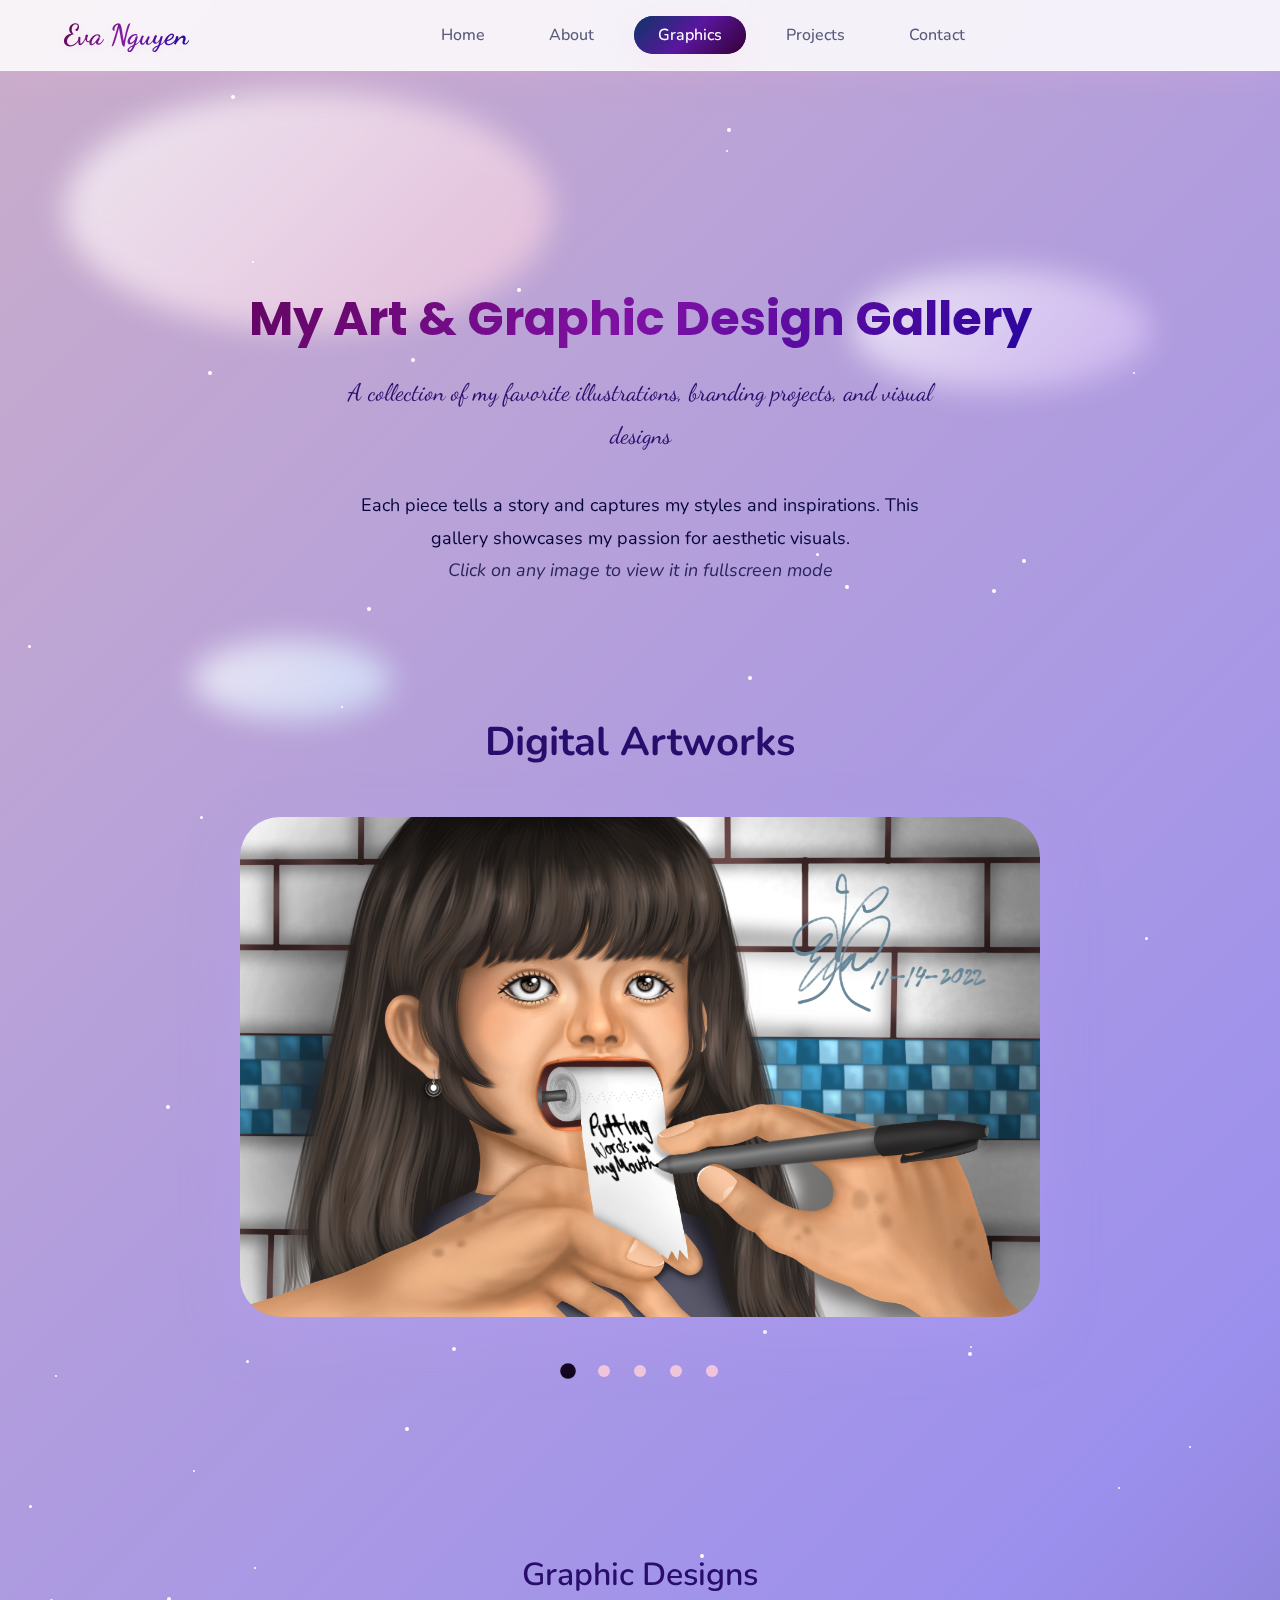
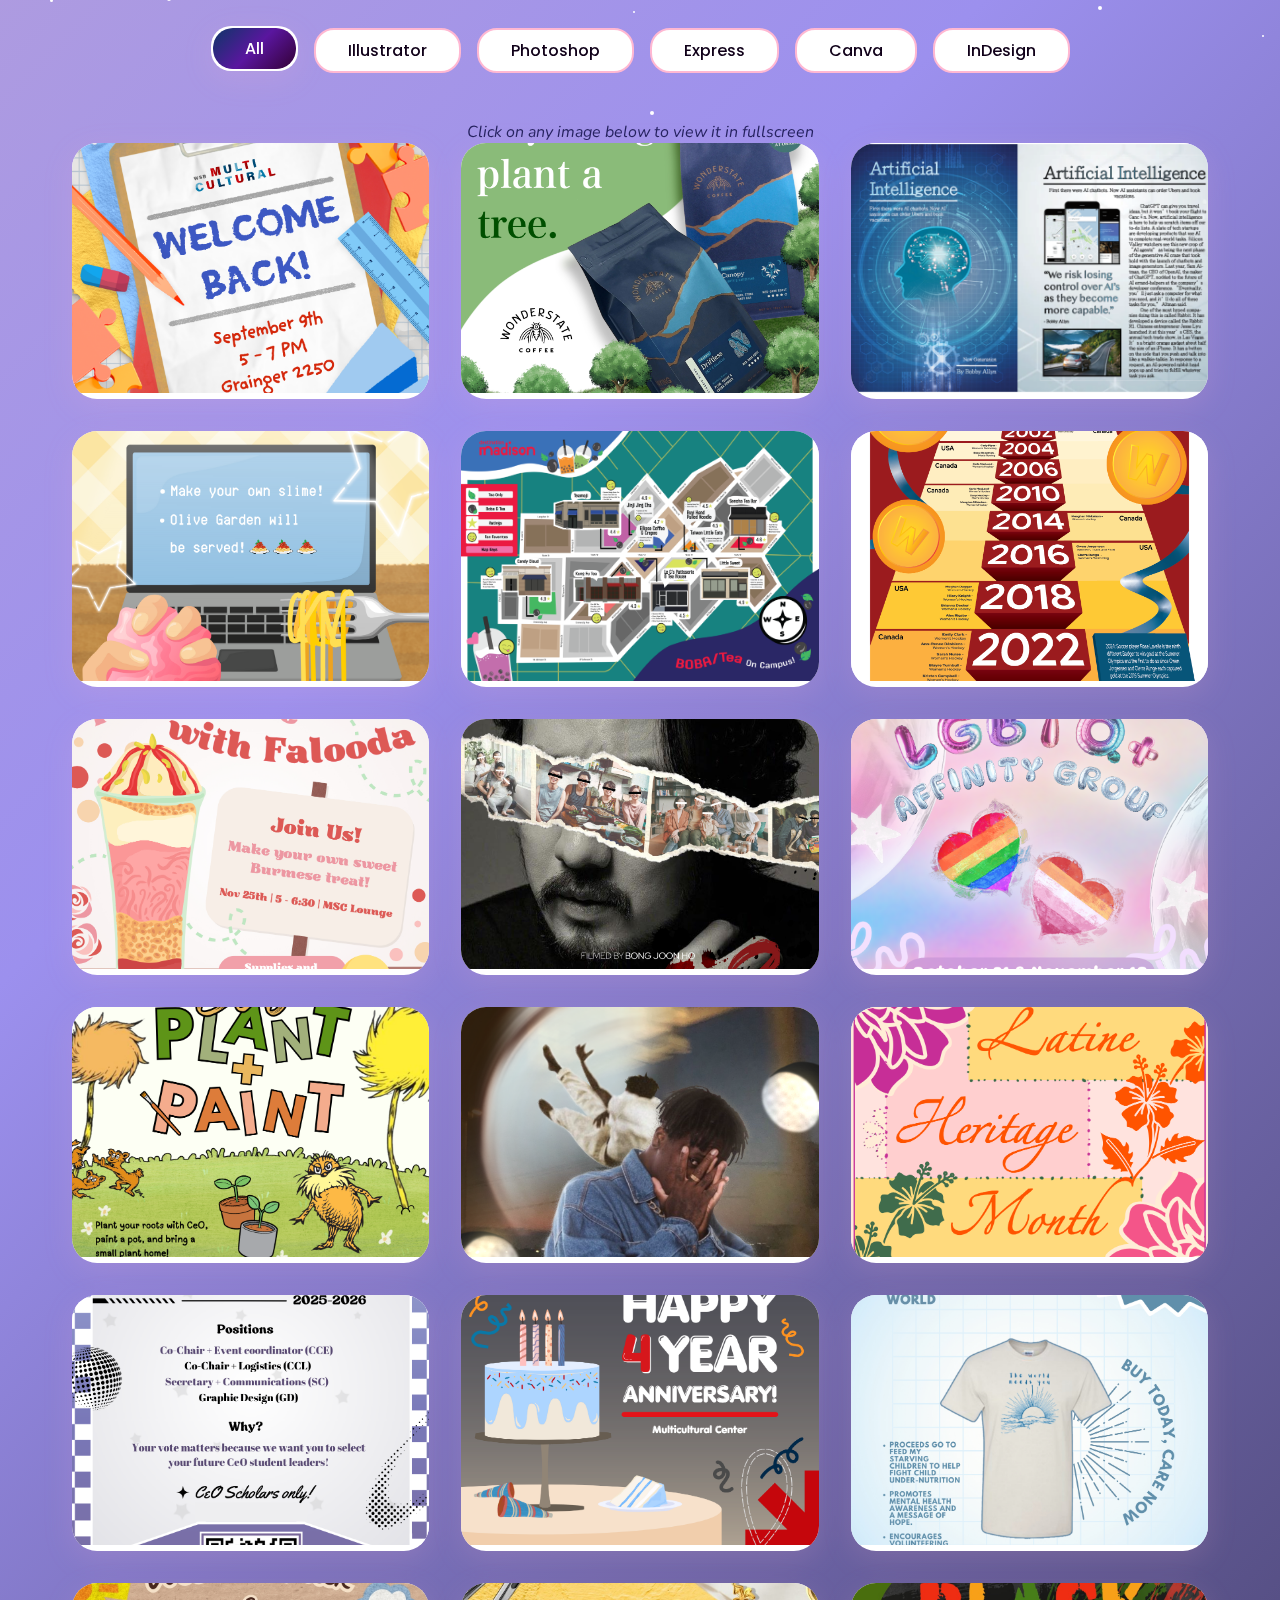
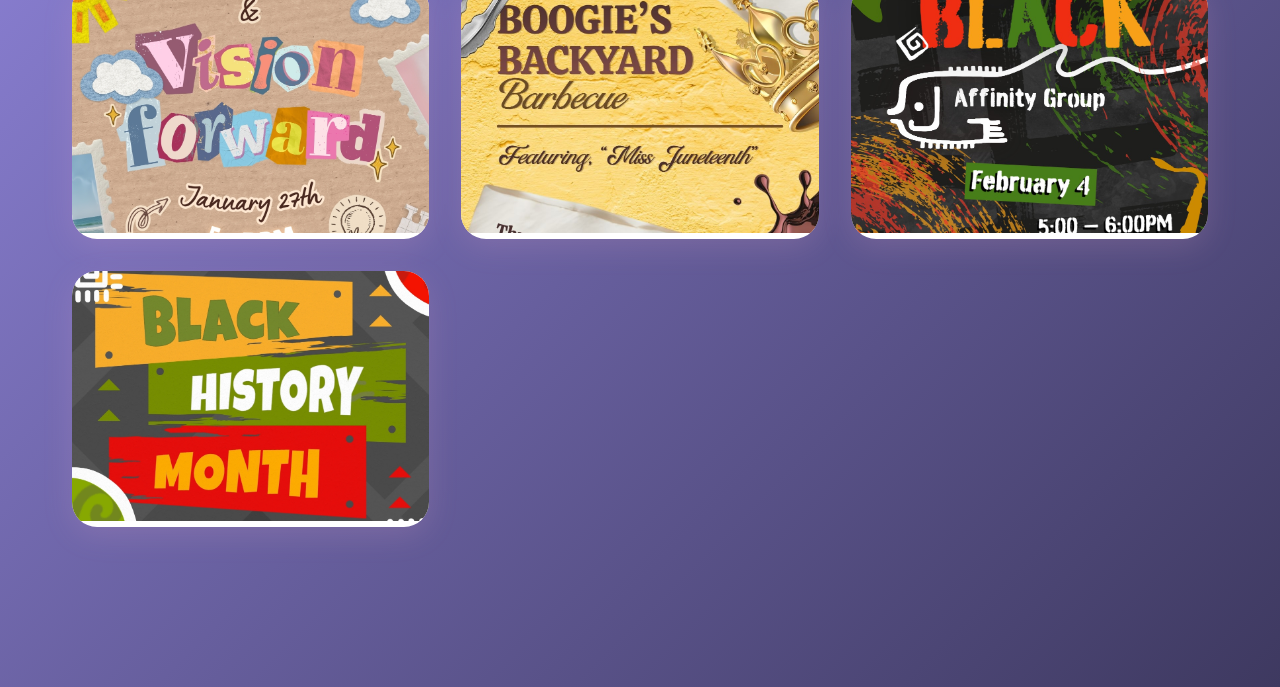
<file: graphics.html>
<!DOCTYPE html>
<html lang="en">
<head>
    <meta charset="UTF-8">
    <meta name="viewport" content="width=device-width, initial-scale=1.0">
    <title>Graphics Gallery | Eva Nguyen</title>
    <link rel="stylesheet" href="https://cdnjs.cloudflare.com/ajax/libs/font-awesome/6.4.0/css/all.min.css">
    <link href="https://fonts.googleapis.com/css2?family=Poppins:wght@300;400;500;600;700&family=Nunito:wght@300;400;500;600&family=Dancing+Script:wght@500;600;700&display=swap" rel="stylesheet">
    <link rel="stylesheet" href="style.css">
    <style>
        /* Gallery specific styles */
        .gallery-section {
            padding: var(--space-xxl) 0;
            position: relative;
            z-index: 1; /* Lower than nav */
        }
        
        .gallery-hero {
            text-align: center;
            padding: var(--space-xxl) 0;
        }
        
        .gallery-hero h1 {
            font-size: 3rem;
            margin-bottom: var(--space-sm);
            background: var(--gradient-sunset);
            -webkit-background-clip: text;
            -webkit-text-fill-color: transparent;
            background-clip: text;
        }
        
        .gallery-hero .tagline {
            font-family: var(--font-cursive);
            font-size: 1.5rem;
            color: var(--purple-dark);
            margin-bottom: var(--space-lg);
        }
        
        .gallery-hero p {
            max-width: 600px;
            margin: 0 auto;
            font-size: var(--font-size-md);
            color: var(--text);
            line-height: 1.8;
        }
        
        /* UPDATED: Smaller category buttons */
        .gallery-tabs {
            display: flex;
            justify-content: center;
            gap: var(--space-sm);
            margin-bottom: var(--space-xl);
            flex-wrap: wrap;
        }
        
        .tab-btn {
            padding: var(--space-xs) var(--space-lg);
            background: var(--white);
            border: 2px solid var(--pink-medium);
            color: var(--pink-dark);
            border-radius: 20px;
            font-family: var(--font-heading);
            font-weight: 500;
            cursor: pointer;
            transition: all 0.3s ease;
            position: relative;
            overflow: hidden;
            z-index: 1;
            font-size: var(--font-size-sm);
        }
        
        .tab-btn::before {
            content: '';
            position: absolute;
            top: 0;
            left: 0;
            width: 100%;
            height: 100%;
            background: var(--gradient-dream);
            border-radius: 20px;
            opacity: 0;
            transition: opacity 0.3s ease;
            z-index: -1;
        }
        
        .tab-btn.active {
            color: var(--white);
            border-color: transparent;
            box-shadow: var(--shadow-soft);
            transform: translateY(-2px);
        }
        
        .tab-btn.active::before {
            opacity: 1;
        }
        
        .tab-btn:hover:not(.active) {
            color: var(--white);
            border-color: transparent;
            transform: translateY(-3px);
        }
        
        .tab-btn:hover:not(.active)::before {
            opacity: 1;
        }
        
        .gallery-container {
            display: grid;
            grid-template-columns: repeat(auto-fill, minmax(300px, 1fr));
            gap: var(--space-lg);
            margin-bottom: var(--space-xl);
        }
        
        .gallery-item {
            background: var(--white);
            border-radius: var(--border-radius);
            overflow: hidden;
            box-shadow: var(--shadow-soft);
            transition: all 0.4s cubic-bezier(0.4, 0, 0.2, 1);
            position: relative;
            cursor: pointer;
            z-index: 1; /* Explicit z-index */
        }
        
        .gallery-item:hover {
            transform: translateY(-10px) scale(1.02);
            box-shadow: var(--shadow-strong);
        }
        
        .gallery-img {
            width: 100%;
            height: 250px;
            object-fit: cover;
            transition: transform 0.5s ease;
        }
        
        .gallery-item:hover .gallery-img {
            transform: scale(1.1);
        }
        
        .gallery-overlay {
            position: absolute;
            bottom: 0;
            left: 0;
            right: 0;
            background: linear-gradient(to top, rgba(255, 255, 255, 0.95), rgba(255, 255, 255, 0.7));
            padding: var(--space-lg);
            transform: translateY(100%);
            transition: transform 0.3s ease;
        }
        
        .gallery-item:hover .gallery-overlay {
            transform: translateY(0);
        }
        
        .gallery-overlay h4 {
            color: var(--purple-dark);
            margin-bottom: var(--space-xs);
            font-size: var(--font-size-md);
        }
        
        .gallery-overlay p {
            color: var(--text);
            font-size: var(--font-size-sm);
            margin-bottom: var(--space-sm);
        }
        
        .gallery-category {
            display: inline-block;
            padding: 4px 12px;
            background: var(--gradient-dream);
            color: var(--white);
            border-radius: 15px;
            font-size: var(--font-size-xs);
            font-weight: 500;
        }
        
        .slideshow-container {
            max-width: 800px;
            margin: 0 auto var(--space-xl);
            position: relative;
            border-radius: var(--border-radius-large);
            overflow: hidden;
            box-shadow: var(--shadow-strong);
            cursor: pointer;
            z-index: 1; /* Explicit z-index */
        }
        
        .slide {
            display: none;
            position: relative;
            height: 500px;
        }
        
        .slide.active {
            display: block;
            animation: fadeIn 0.5s ease;
        }
        
        .slide-img {
            width: 100%;
            height: 100%;
            object-fit: cover;
            display: block;
        }
        
        .slide-content {
            position: absolute;
            bottom: 0;
            left: 0;
            right: 0;
            background: rgba(255, 255, 255, 0.95);
            backdrop-filter: blur(10px);
            padding: var(--space-xl);
            transform: translateY(100%);
            transition: transform 0.3s ease;
        }
        
        .slideshow-container:hover .slide-content {
            transform: translateY(0);
        }
        
        .slide-nav {
            display: flex;
            justify-content: center;
            gap: var(--space-md);
            margin-bottom: var(--space-xl);
        }
        
        .slide-dot {
            width: 12px;
            height: 12px;
            background: var(--pink-dream);
            border-radius: 50%;
            cursor: pointer;
            transition: all 0.3s ease;
        }
        
        .slide-dot.active {
            background: var(--pink-dark);
            transform: scale(1.3);
        }
        
        @keyframes fadeIn {
            from { opacity: 0; }
            to { opacity: 1; }
        }
        
        .featured-slideshow {
            padding: var(--space-xl) 0;
            text-align: center;
            position: relative;
            z-index: 1;
        }
        
        .section-title {
            font-size: var(--font-size-xxl);
            color: var(--purple-dark);
            margin-bottom: var(--space-xl);
            text-align: center;
        }
        
        .category-title {
            font-size: var(--font-size-xl);
            color: var(--purple-dark);
            margin-bottom: var(--space-lg);
            text-align: center;
            font-weight: 600;
        }
        
        /* NEW: Lightbox overlay styles for fullscreen image viewing */
        .lightbox-overlay {
            display: none;
            position: fixed;
            top: 0;
            left: 0;
            width: 100%;
            height: 100%;
            background: rgba(0, 0, 0, 0.95);
            z-index: 10002; /* Higher than nav */
            justify-content: center;
            align-items: center;
            animation: fadeIn 0.3s ease;
        }
        
        .lightbox-overlay.active {
            display: flex;
        }
        
        .lightbox-content {
            max-width: 90%;
            max-height: 90%;
            position: relative;
            text-align: center;
        }
        
        .lightbox-image {
            max-width: 100%;
            max-height: 85vh;
            border-radius: var(--border-radius);
            box-shadow: 0 15px 50px rgba(0, 0, 0, 0.5);
            display: block;
            margin: 0 auto;
        }
        
        /* Close button for lightbox */
        .lightbox-close {
            position: absolute;
            top: -50px;
            right: -15px;
            background: var(--gradient-dream);
            color: var(--white);
            width: 45px;
            height: 45px;
            border-radius: 50%;
            display: flex;
            justify-content: center;
            align-items: center;
            font-size: 1.5rem;
            cursor: pointer;
            transition: all 0.3s ease;
            border: none;
            z-index: 10003; /* Higher than lightbox */
        }
        
        .lightbox-close:hover {
            transform: rotate(90deg) scale(1.1);
            background: var(--pink-dark);
        }
        
        .lightbox-info {
            color: var(--white);
            text-align: center;
            margin-top: 20px;
            max-width: 800px;
        }
        
        .lightbox-info h3 {
            font-size: 1.8rem;
            margin-bottom: 10px;
            font-family: var(--font-heading);
            color: var(--white);
        }
        
        .lightbox-info p {
            font-size: 1.1rem;
            opacity: 0.9;
            color: var(--pink-light);
        }
        
        .lightbox-category {
            display: inline-block;
            padding: 6px 15px;
            background: var(--gradient-dream);
            color: var(--white);
            border-radius: 20px;
            font-size: var(--font-size-sm);
            font-weight: 500;
            margin-bottom: 15px;
        }
        
        /* Instructions for users */
        .click-instruction {
            text-align: center;
            margin-top: var(--space-lg);
            color: var(--text);
            font-style: italic;
            font-size: var(--font-size-sm);
            opacity: 0.8;
        }
        
        /* Placeholder for empty lightbox image */
        .lightbox-placeholder {
            display: none;
        }
        
        /* FIX: Mobile navigation z-index fixes */
        .nav-container {
            z-index: 10000; /* Higher z-index for nav */
        }
        
        .hamburger-menu {
            z-index: 10002; /* Higher than nav container */
        }
        
        .nav-buttons {
            z-index: 10001; /* Higher than hamburger */
        }
        
        /* Mobile responsiveness */
        @media (max-width: 768px) {
            .gallery-hero h1 {
                font-size: 2.5rem;
            }
            
            .gallery-hero .tagline {
                font-size: 1.3rem;
            }
            
            .slideshow-container {
                max-width: 95%;
            }
            
            .slide {
                height: 400px;
            }
            
            .lightbox-close {
                top: -40px;
                right: 0;
                width: 40px;
                height: 40px;
            }
            
            /* FIX: Ensure mobile menu appears on top */
            .nav-buttons {
                position: fixed;
                top: 0;
                right: -100%;
                width: 70%;
                height: 100vh;
                background: rgba(255, 255, 255, 0.98);
                backdrop-filter: blur(20px);
                flex-direction: column;
                padding: 80px 30px 30px;
                gap: var(--space-md);
                transition: right 0.3s ease;
                box-shadow: -5px 0 30px rgba(0, 0, 0, 0.2);
                border-left: 1px solid rgba(157, 78, 221, 0.3);
                z-index: 10001; /* Explicit high z-index */
            }
            
            .nav-buttons.active {
                right: 0;
            }
            
            .hamburger-menu {
                display: flex;
                position: relative;
                z-index: 10002; /* Higher than nav-buttons */
            }
            
            /* Nav overlay for mobile */
            .nav-overlay {
                position: fixed;
                top: 0;
                left: 0;
                width: 100%;
                height: 100%;
                background: rgba(0, 0, 0, 0.5);
                backdrop-filter: blur(5px);
                z-index: 10000; /* Between nav and buttons */
                display: none;
            }
            
            .nav-overlay.active {
                display: block;
            }
        }
        
        @media (max-width: 480px) {
            .gallery-hero h1 {
                font-size: 2rem;
            }
            
            .gallery-hero .tagline {
                font-size: 1.1rem;
            }
            
            .gallery-container {
                grid-template-columns: 1fr;
            }
            
            .slide {
                height: 300px;
            }
            
            .slide-content {
                padding: var(--space-lg);
            }
        }
    </style>
</head>
<body>
    <!-- Animated Cloud Background -->
    <div class="cloud-bg">
        <div class="cloud cloud-large"></div>
        <div class="cloud cloud-medium"></div>
        <div class="cloud cloud-small"></div>
    </div>

    <!-- Twinkling Stars -->
    <div class="stars-bg" id="starsBg"></div>

    <!-- Hidden placeholder image for lightbox -->
    <img src="[data-uri]" alt="Placeholder" class="lightbox-placeholder" id="placeholderImage">

    <!-- Lightbox for fullscreen image viewing -->
    <div class="lightbox-overlay" id="lightboxOverlay">
        <div class="lightbox-content">
            <button class="lightbox-close" id="lightboxClose">
                <i class="fas fa-times"></i>
            </button>
            <img class="lightbox-image" id="lightboxImage" src="[data-uri]" alt="Full size image">
            <div class="lightbox-info" id="lightboxInfo">
                <span class="lightbox-category" id="lightboxCategory">Digital Art</span>
                <h3 id="lightboxTitle">Image Title</h3>
                <p id="lightboxDescription">Image description will appear here</p>
            </div>
        </div>
    </div>

    <!-- Navigation - Hamburger menu for mobile -->
    <nav class="nav-container">
        <div class="nav-content">
            <a href="index.html" class="logo">
                <span class="logo-text">Eva Nguyen</span>
            </a>
            
            <!-- Hamburger menu button (visible on mobile) -->
            <button class="hamburger-menu" id="hamburgerMenu">
                <span class="hamburger-line"></span>
                <span class="hamburger-line"></span>
                <span class="hamburger-line"></span>
            </button>
            
            <!-- Navigation buttons (hidden on mobile by default) -->
            <div class="nav-buttons" id="navButtons">
                <a href="index.html" class="nav-btn">Home</a>
                <a href="about.html" class="nav-btn">About</a>
                <a href="graphics.html" class="nav-btn active">Graphics</a>
                <a href="projects.html" class="nav-btn">Projects</a>
                <a href="contacts.html" class="nav-btn">Contact</a>
            </div>
            
            <!-- Mobile menu overlay -->
            <div class="nav-overlay" id="navOverlay"></div>
        </div>
    </nav>

    <!-- Main Content -->
    <main class="main-container">
        <!-- Gallery Hero -->
        <section class="gallery-hero">
            <h1>My Art & Graphic Design Gallery</h1>
            <p class="tagline">A collection of my favorite illustrations, branding projects, and visual designs</p>
            <p>Each piece tells a story and captures my styles and inspirations. This gallery showcases my passion for aesthetic visuals.</p>
            <p class="click-instruction">Click on any image to view it in fullscreen mode</p>
        </section>

        <!-- Featured Slideshow -->
        <section class="featured-slideshow">
            <h2 class="section-title">Digital Artworks</h2>
            
            <div class="slideshow-container" id="featuredSlideshow">
                <!-- Slide 1 -->
                <div class="slide active" data-title="Putting Words in my Mouth" data-category="Digital Art" data-description="Created with ibispaint X">
                    <img src="images/Untitled34.jpg" alt=" Artwork of a girl with toilet paper in her mouth with a hand drawing on the paper with a pen writing, Putting words in my mouth." class="slide-img">
                    <div class="slide-content">
                        <span class="gallery-category">Digital Art</span>
                        <h3>Putting Words in my Mouth</h3>
                        <p>Created with ibispaint X</p>
                    </div>
                </div>
                
                <!-- Slide 2 -->
                <div class="slide" data-title="Puppet" data-category="Digital Art" data-description="Created with ibispaint X">
                    <img src="images/Untitled49.jpg" alt=" Artwork of a girl being controlled by strings like a puppet." class="slide-img">
                    <div class="slide-content">
                        <span class="gallery-category">Digital Art</span>
                        <h3>Puppet</h3>
                        <p>Created with ibispaint X</p>
                    </div>
                </div>
                
                <!-- Slide 3 -->
                <div class="slide" data-title="Fairytails" data-category="Digital Art" data-description="Created with ibispaint X">
                    <img src="images/Untitled47.jpg" alt=" Artwork of a fairy sewing back her cocoon." class="slide-img">
                    <div class="slide-content">
                        <span class="gallery-category">Digital Art</span>
                        <h3>Fairytails</h3>
                        <p>Created with ibispaint X</p>
                    </div>
                </div>
                
                <!-- Slide 4 -->
                <div class="slide" data-title="Unmasked Personas" data-category="Digital Art" data-description="Created with ibispaint X">
                    <img src="images/Untitled44.png" alt=" Artwork of a girl unmasking all of her personas." class="slide-img">
                    <div class="slide-content">
                        <span class="gallery-category">Digital Art</span>
                        <h3>Unmasked Personas</h3>
                        <p>Created with ibispaint X</p>
                    </div>
                </div>
                
                <!-- Slide 5 -->
                <div class="slide" data-title="Passenger Princess" data-category="Illustration" data-description="Created with ibispaint X">
                    <img src="images/Untitled42.jpg" alt=" A girl sitting in a bus that is destroyed with fire surrounding the bus, yet she looks very peaceful." class="slide-img">
                    <div class="slide-content">
                        <span class="gallery-category">Illustration</span>
                        <h3>Passenger Princess</h3>
                        <p>Created with ibispaint X</p>
                    </div>
                </div> 
              
            </div>
            
            <div class="slide-nav">
                <div class="slide-dot active" data-slide="0"></div>
                <div class="slide-dot" data-slide="1"></div>
                <div class="slide-dot" data-slide="2"></div>
                <div class="slide-dot" data-slide="3"></div>
                <div class="slide-dot" data-slide="4"></div>
            </div>
        </section>

        <!-- Graphic Design Section -->
        <section class="gallery-section">
            <h2 class="category-title">Graphic Designs</h2>
            
            <div class="gallery-tabs">
                <button class="tab-btn active" data-category="all">All</button>
                <button class="tab-btn" data-category="illustrator">Illustrator</button>
                <button class="tab-btn" data-category="photoshop">Photoshop</button>
                <button class="tab-btn" data-category="express">Express</button>
                <button class="tab-btn" data-category="canva">Canva</button>
                <button class="tab-btn" data-category="indesign">InDesign</button>
            </div>
            
            <p class="click-instruction">Click on any image below to view it in fullscreen</p>
            
            <div class="gallery-container">
                <!-- Gallery items (shortened for brevity) -->
                <div class="gallery-item" data-category="express" data-title="Welcome Back!" data-description="Event">
                    <img src="images/Welcome%20Back!%20(1).png" alt="Welcome back event flyer" class="gallery-img">
                    <div class="gallery-overlay">
                        <h4>Welcome Back Event</h4>
                        <p>Event Flyer</p>
                        <span class="gallery-category">Adobe Express</span>
                    </div>
                </div>
                  <div class="gallery-item" data-category="photoshop" data-title="Wonderstate Coffee" data-description="Promotion">
                    <img src="images/Untitled79_20241015022215.jpg" alt=" Wonderstate Coffee flyer. Buy a bag, plant a tree" class="gallery-img">
                    <div class="gallery-overlay">
                        <h4>Wonderstate Coffee</h4>
                        <p>Promotion</p>
                        <span class="gallery-category">Adobe Photoshop</span>
                    </div>
                </div>
                  <div class="gallery-item" data-category="indesign" data-title="Artifcial Intelligence" data-description="Article">
                    <img src="images/Untitled design (7).png" alt="AI Article" class="gallery-img">
                    <div class="gallery-overlay">
                        <h4>Artifical Intelligence</h4>
                        <p>Article</p>
                        <span class="gallery-category">Adobe InDesign</span>
                    </div>
                </div>
                  <div class="gallery-item" data-category="canva" data-title="The Ultimate Study Jam!" data-description="Event">
                    <img src="images/The%20Ultimate%20Study%20Jam!%20(1).png" alt="Vector Illustration" class="gallery-img">
                    <div class="gallery-overlay">
                        <h4>The Ultimate Study Jam!</h4>
                        <p>Event</p>
                        <span class="gallery-category">Canva</span>
                    </div>
                </div>
                  <div class="gallery-item" data-category="illustrator" data-title="Boba/Tea on Campus!" data-description="Map">
                    <img src="images/Location%20Project%20(1).png" alt="Vector Illustration" class="gallery-img">
                    <div class="gallery-overlay">
                        <h4>Boba/Tea on Campus!</h4>
                        <p>Map</p>
                        <span class="gallery-category">Adobe Illustrator</span>
                    </div>
                </div>
                  <div class="gallery-item" data-category="illustrator" data-title="Badgers in the Olympics" data-description="Timeline">
                    <img src="images/Badgers%20in%20the%20Olympics%20(2).png" alt="Vector Illustration" class="gallery-img">
                    <div class="gallery-overlay">
                        <h4>Badgers in the Olympics</h4>
                        <p>Timeline</p>
                        <span class="gallery-category">Adobe Illustrator</span>
                    </div>
                </div>
                  <div class="gallery-item" data-category="canva" data-title="Fall in love with Falooda" data-description="Event">
                    <img src="images/Falooda.jpg" alt="Flyer" class="gallery-img">
                    <div class="gallery-overlay">
                        <h4>Fall in love with Falooda</h4>
                        <p>Event</p>
                        <span class="gallery-category">Canva</span>
                    </div>
                </div>
                  <div class="gallery-item" data-category="photoshop" data-title="Parasite 2" data-description="Movie Poster">
                    <img src="images/FINAL%20MOVIE%20POSTER.jpg" alt="Flyer" class="gallery-img">
                    <div class="gallery-overlay">
                        <h4>Parasite 2</h4>
                        <p>Movie Poster</p>
                        <span class="gallery-category">Adobe Photoshop</span>
                    </div>
                </div>
                  <div class="gallery-item" data-category="express" data-title="LGBTQ+ Affinity group" data-description="Event">
                    <img src="images/09-25-25%20LGBTQ+%20Affinity%20Group-2.png" alt="Flyer" class="gallery-img">
                    <div class="gallery-overlay">
                        <h4>LGBTQ+ Affinity group</h4>
                        <p>Event</p>
                        <span class="gallery-category">Adobe Express</span>
                    </div>
                </div>
                  <div class="gallery-item" data-category="canva" data-title="CeO Plant + Paint" data-description="Event">
                    <img src="images/1.png" alt="Flyer" class="gallery-img">
                    <div class="gallery-overlay">
                        <h4>CeO Plant + Paint</h4>
                        <p>Event</p>
                        <span class="gallery-category">Canva</span>
                    </div>
                </div>
                  <div class="gallery-item" data-category="illustrator" data-title="Daniel Caesar Tour" data-description="Concert Poster">
                    <img src="images/Untitled86_20241029110150%202.PNG" alt="Flyer" class="gallery-img">
                    <div class="gallery-overlay">
                        <h4>Daniel Caesar Tour</h4>
                        <p>Concert Poster</p>
                        <span class="gallery-category">Adobe Illustrator</span>
                    </div>
                </div>
                  <div class="gallery-item" data-category="express" data-title="Latine Heritage Month" data-description="Heritage Poster">
                    <img src="images/LHM%202025-2%20(2).png" alt="Flyer" class="gallery-img">
                    <div class="gallery-overlay">
                        <h4>Latine Heritage Month</h4>
                        <p>Heritage Poster</p>
                        <span class="gallery-category">Adobe Express</span>
                    </div>
                </div>
                  <div class="gallery-item" data-category="canva" data-title="Vote for your next, CeO Student Leaders" data-description="Informational">
                    <img src="images/2.png" alt="Flyer" class="gallery-img">
                    <div class="gallery-overlay">
                        <h4>Vote for your next CeO Student Leaders</h4>
                        <p>Informational</p>
                        <span class="gallery-category">Canva</span>
                    </div>
                </div>
                  <div class="gallery-item" data-category="express" data-title="Happy 4 Year Anniversary!" data-description="Celebration">
                    <img src="images/1027 4 Year Anniversary (1).png" alt="Flyer" class="gallery-img">
                    <div class="gallery-overlay">
                        <h4>Happy 4 Year Anniversary!</h4>
                        <p>Celebration</p>
                        <span class="gallery-category">Adobe Express</span>
                    </div>
                </div>
                  <div class="gallery-item" data-category="canva" data-title="Shirt for Sale" data-description="Informational">
                    <img src="images/limited%20sales.jpg" alt="Flyer" class="gallery-img">
                    <div class="gallery-overlay">
                        <h4>Shirt for Sale</h4>
                        <p>Informational</p>
                        <span class="gallery-category">Canva</span>
                    </div>
                </div>
                   <div class="gallery-item" data-category="canva" data-title="Welcome Back Event" data-description="Event">
                    <img src="images/Welcome Back & Vision Foward Event 12726 (1).jpg" alt="Flyer" class="gallery-img">
                    <div class="gallery-overlay">
                        <h4>Welcome Back and Vision Foward</h4>
                        <p>Event</p>
                        <span class="gallery-category">Canva</span>
                    </div>
                </div>
                   <div class="gallery-item" data-category="canva" data-title="Event" data-description="Event">
                    <img src="images/1.jpg" alt="Flyer" class="gallery-img">
                    <div class="gallery-overlay">
                        <h4>Boogies Backyard BBQ Event</h4>
                        <p>Event</p>
                        <span class="gallery-category">Canva</span>
                    </div>
                </div>
                   <div class="gallery-item" data-category="canva" data-title="Event" data-description="Event">
                    <img src="images/2-5-26 Black Affinity Group-2 (1).jpeg" alt="Flyer" class="gallery-img">
                    <div class="gallery-overlay">
                        <h4>Black Affinity Group</h4>
                        <p>Event</p>
                        <span class="gallery-category">Canva</span>
                    </div>
                </div>
                   <div class="gallery-item" data-category="canva" data-title="Celebration" data-description="Celebration">
                    <img src="images/BHM 25 (2).jpg" alt="Flyer" class="gallery-img">
                    <div class="gallery-overlay">
                        <h4>Black History Month</h4>
                        <p>Holiday</p>
                        <span class="gallery-category">Canva</span>
                    </div>
                </div>
                
                
                <!-- More gallery items would go here -->
            </div>
        </section>
    </main>

    <script>
        // Hamburger menu functionality - FIXED
        const hamburgerMenu = document.getElementById('hamburgerMenu');
        const navButtons = document.getElementById('navButtons');
        const navOverlay = document.getElementById('navOverlay');
        
        if (hamburgerMenu && navButtons) {
            hamburgerMenu.addEventListener('click', (e) => {
                e.stopPropagation();
                navButtons.classList.toggle('active');
                hamburgerMenu.classList.toggle('active');
                if (navOverlay) {
                    navOverlay.classList.toggle('active');
                }
            });
            
            // Close menu when clicking on overlay
            if (navOverlay) {
                navOverlay.addEventListener('click', () => {
                    navButtons.classList.remove('active');
                    hamburgerMenu.classList.remove('active');
                    navOverlay.classList.remove('active');
                });
            }
            
            // Close menu when clicking outside
            document.addEventListener('click', (e) => {
                if (navButtons.classList.contains('active') && 
                    !hamburgerMenu.contains(e.target) && 
                    !navButtons.contains(e.target)) {
                    navButtons.classList.remove('active');
                    hamburgerMenu.classList.remove('active');
                    if (navOverlay) {
                        navOverlay.classList.remove('active');
                    }
                }
            });
            
            // Close menu when clicking nav links
            const navLinks = navButtons.querySelectorAll('.nav-btn');
            navLinks.forEach(link => {
                link.addEventListener('click', () => {
                    navButtons.classList.remove('active');
                    hamburgerMenu.classList.remove('active');
                    if (navOverlay) {
                        navOverlay.classList.remove('active');
                    }
                });
            });
        }
        
        // Lightbox functionality
        const lightboxOverlay = document.getElementById('lightboxOverlay');
        const lightboxClose = document.getElementById('lightboxClose');
        const lightboxImage = document.getElementById('lightboxImage');
        const lightboxTitle = document.getElementById('lightboxTitle');
        const lightboxDescription = document.getElementById('lightboxDescription');
        const lightboxCategory = document.getElementById('lightboxCategory');
        
        // Set a transparent placeholder image initially
        const transparentImage = '[data-uri]';
        lightboxImage.src = transparentImage;
        lightboxImage.alt = "Image preview";
        
        // Function to open lightbox with image
        function openLightbox(imgSrc, title, category, description) {
            if (!imgSrc || imgSrc === '') {
                console.error('No image source provided');
                return;
            }
            
            // Close mobile menu if open
            if (navButtons && navButtons.classList.contains('active')) {
                navButtons.classList.remove('active');
                hamburgerMenu.classList.remove('active');
                if (navOverlay) {
                    navOverlay.classList.remove('active');
                }
            }
            
            // Set image source and add loading state
            lightboxImage.src = transparentImage;
            lightboxImage.style.opacity = '0.5';
            
            // Create a new image to preload
            const preloadImage = new Image();
            preloadImage.onload = function() {
                lightboxImage.src = imgSrc;
                lightboxImage.style.opacity = '1';
                lightboxImage.alt = title || "Gallery image";
            };
            
            preloadImage.onerror = function() {
                console.error('Failed to load image:', imgSrc);
                lightboxImage.src = transparentImage;
                lightboxImage.style.opacity = '1';
                lightboxImage.alt = "Image failed to load";
            };
            
            preloadImage.src = imgSrc;
            
            // Set text content
            lightboxTitle.textContent = title || "Image Title";
            lightboxDescription.textContent = description || "Image description";
            lightboxCategory.textContent = category || "Category";
            
            // Show lightbox
            lightboxOverlay.classList.add('active');
            document.body.style.overflow = 'hidden';
        }
        
        // Function to close lightbox
        function closeLightbox() {
            lightboxOverlay.classList.remove('active');
            document.body.style.overflow = 'auto';
        }
        
        // Add click events to gallery items
        const galleryItems = document.querySelectorAll('.gallery-item');
        galleryItems.forEach(item => {
            item.addEventListener('click', () => {
                const imgElement = item.querySelector('.gallery-img');
                const imgSrc = imgElement ? imgElement.src : '';
                const title = item.getAttribute('data-title');
                const category = item.querySelector('.gallery-category') ? item.querySelector('.gallery-category').textContent : "Uncategorized";
                const description = item.getAttribute('data-description');
                
                if (imgSrc && imgSrc !== '') {
                    openLightbox(imgSrc, title, category, description);
                } else {
                    console.error('No image source found for gallery item');
                }
            });
        });
        
        // Add click event to slideshow images
        const slides = document.querySelectorAll('.slide');
        slides.forEach(slide => {
            slide.addEventListener('click', () => {
                const imgElement = slide.querySelector('.slide-img');
                const imgSrc = imgElement ? imgElement.src : '';
                const title = slide.getAttribute('data-title');
                const category = slide.querySelector('.gallery-category') ? slide.querySelector('.gallery-category').textContent : "Uncategorized";
                const description = slide.getAttribute('data-description');
                
                if (imgSrc && imgSrc !== '') {
                    openLightbox(imgSrc, title, category, description);
                } else {
                    console.error('No image source found for slide');
                }
            });
        });
        
        // Add click event to close button
        lightboxClose.addEventListener('click', closeLightbox);
        
        // Close lightbox when clicking outside the image
        lightboxOverlay.addEventListener('click', (e) => {
            if (e.target === lightboxOverlay) {
                closeLightbox();
            }
        });
        
        // Close lightbox with Escape key
        document.addEventListener('keydown', (e) => {
            if (e.key === 'Escape' && lightboxOverlay.classList.contains('active')) {
                closeLightbox();
            }
        });
        
        // Slideshow functionality
        let currentSlide = 0;
        const dots = document.querySelectorAll('.slide-dot');
        
        function showSlide(n) {
            slides.forEach(slide => slide.classList.remove('active'));
            dots.forEach(dot => dot.classList.remove('active'));
            
            currentSlide = (n + slides.length) % slides.length;
            slides[currentSlide].classList.add('active');
            dots[currentSlide].classList.add('active');
        }
        
        // Add click events to dots
        dots.forEach((dot, index) => {
            dot.addEventListener('click', () => showSlide(index));
        });
        
        // Auto-advance slideshow
        let slideshowInterval = setInterval(() => {
            showSlide(currentSlide + 1);
        }, 5000);
        
        // Pause slideshow on hover
        const slideshowContainer = document.getElementById('featuredSlideshow');
        if (slideshowContainer) {
            slideshowContainer.addEventListener('mouseenter', () => {
                clearInterval(slideshowInterval);
            });
            
            slideshowContainer.addEventListener('mouseleave', () => {
                slideshowInterval = setInterval(() => {
                    showSlide(currentSlide + 1);
                }, 5000);
            });
        }
        
        // Gallery filtering
        const tabBtns = document.querySelectorAll('.tab-btn');
        
        tabBtns.forEach(btn => {
            btn.addEventListener('click', () => {
                tabBtns.forEach(b => b.classList.remove('active'));
                btn.classList.add('active');
                
                const category = btn.getAttribute('data-category');
                
                galleryItems.forEach(item => {
                    if (category === 'all' || item.getAttribute('data-category') === category) {
                        item.style.display = 'block';
                    } else {
                        item.style.display = 'none';
                    }
                });
            });
        });
        
        // Initialize with "All" category showing
        window.addEventListener('DOMContentLoaded', () => {
            galleryItems.forEach(item => {
                item.style.display = 'block';
            });
        });
        
        // Create twinkling stars
        const starsBg = document.getElementById('starsBg');
        if (starsBg) {
            for (let i = 0; i < 100; i++) {
                const star = document.createElement('div');
                star.className = 'star';
                
                // Randomly assign size
                const sizes = ['star-small', 'star-medium', 'star-large'];
                star.classList.add(sizes[Math.floor(Math.random() * sizes.length)]);
                
                // Random position
                star.style.left = `${Math.random() * 100}%`;
                star.style.top = `${Math.random() * 100}%`;
                
                // Random animation delay
                star.style.animationDelay = `${Math.random() * 5}s`;
                
                starsBg.appendChild(star);
            }
        }
        
        // Ensure all images have proper src attributes
        document.addEventListener('DOMContentLoaded', () => {
            const allImages = document.querySelectorAll('img');
            allImages.forEach(img => {
                if (!img.src || img.src === '') {
                    img.src = transparentImage;
                }
            });
        });
    </script>
</body>
</html>
</file>
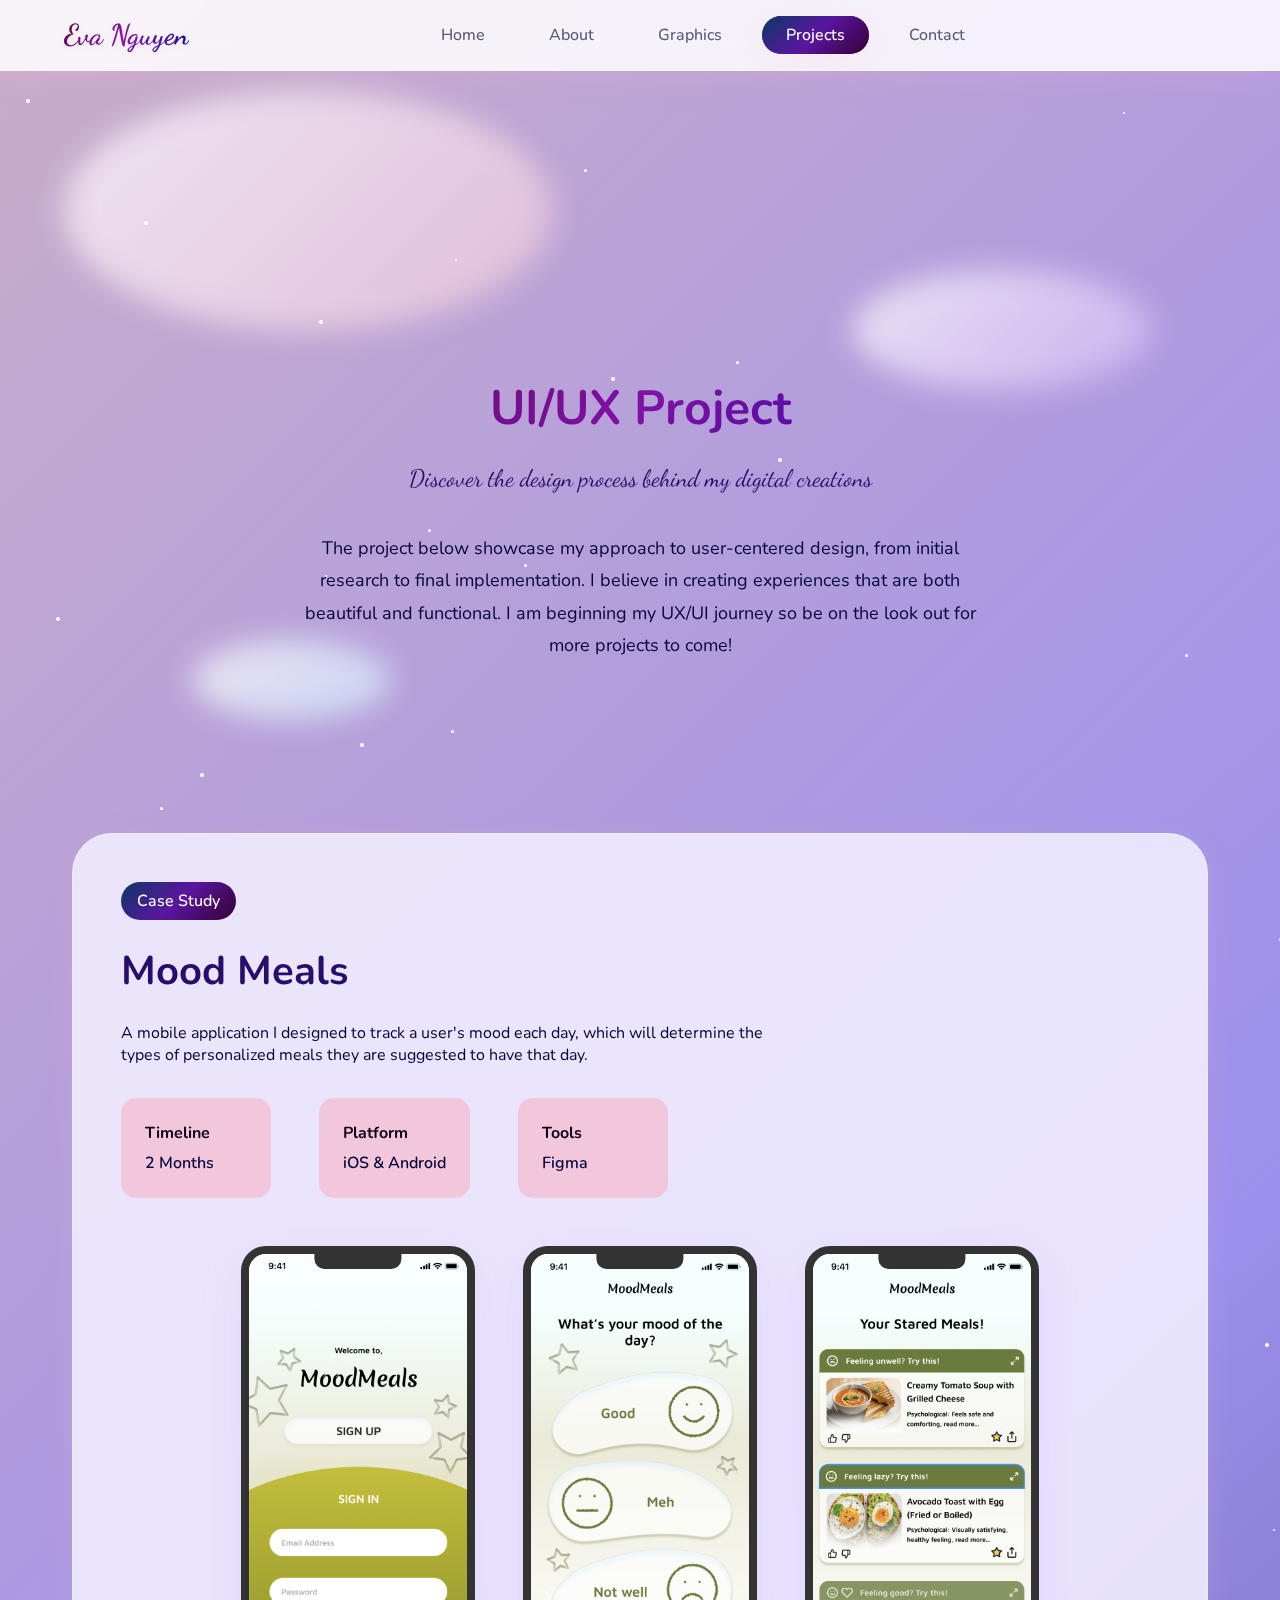
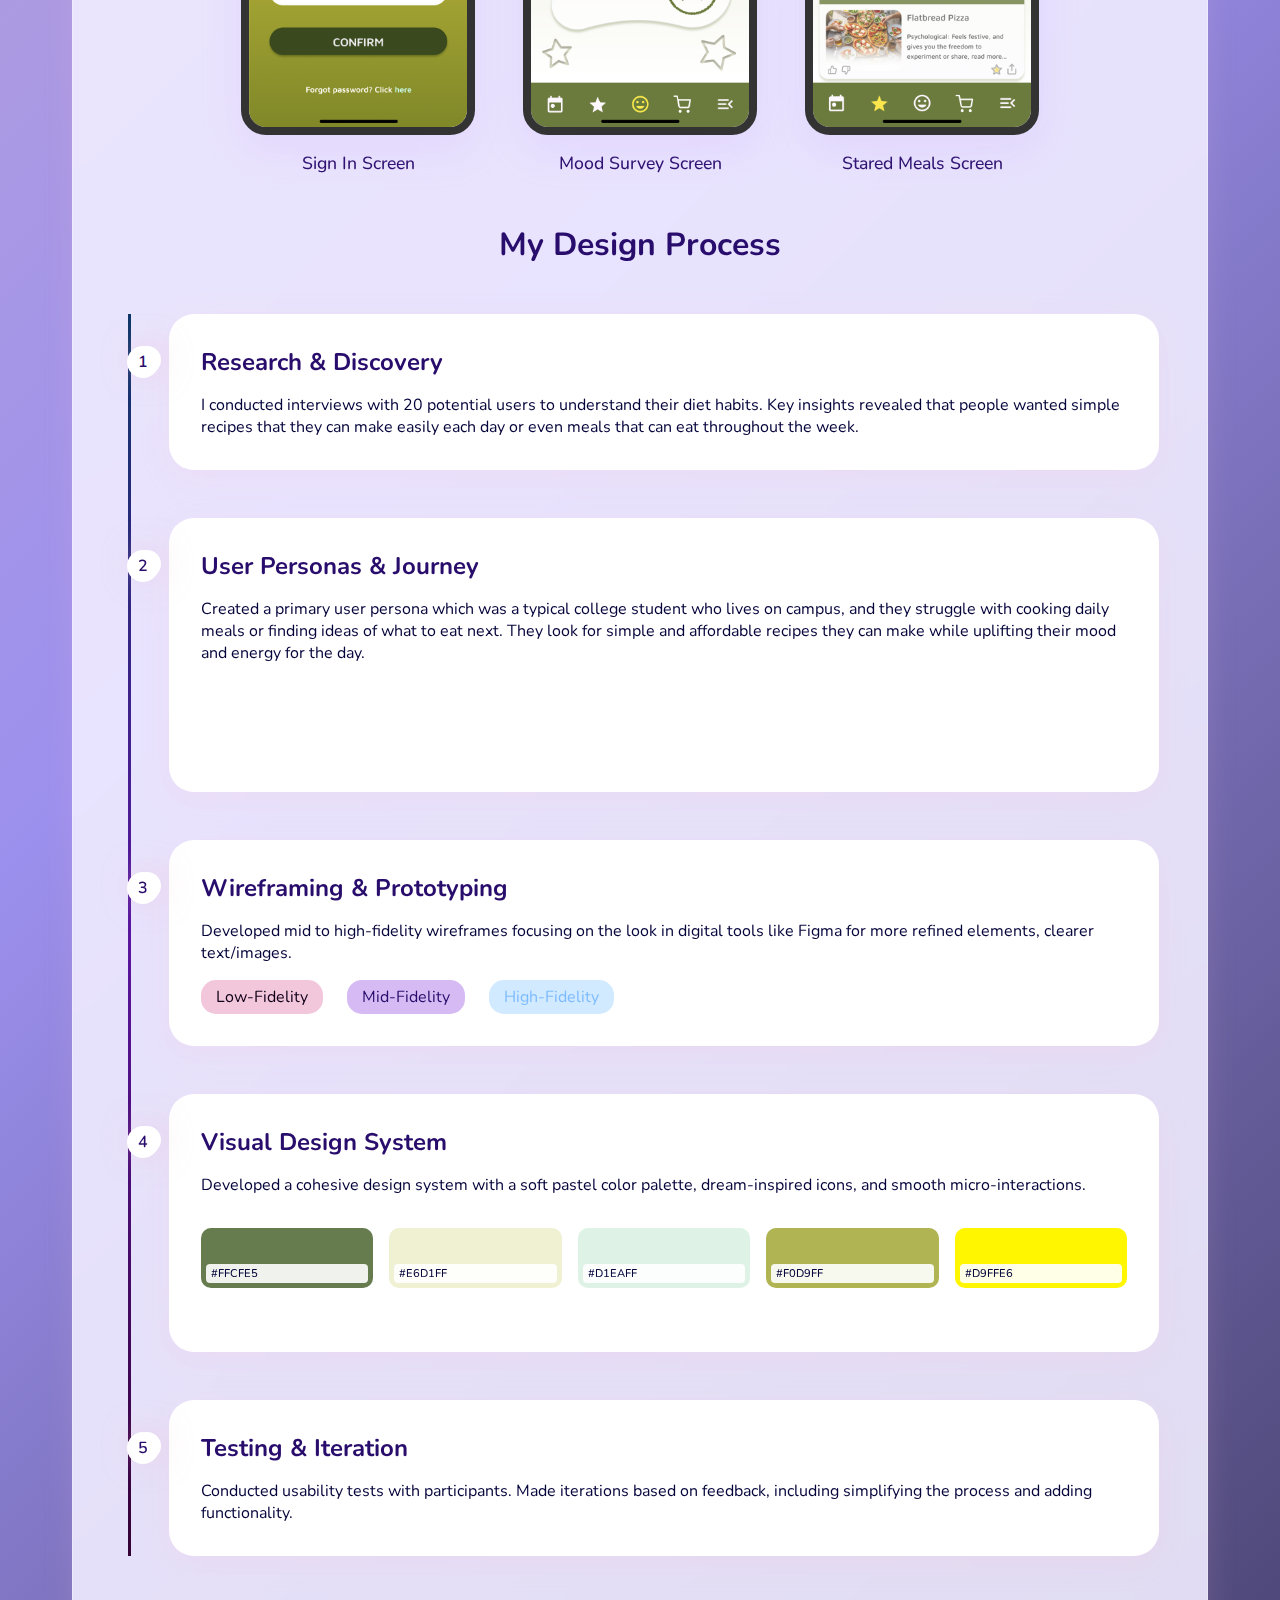
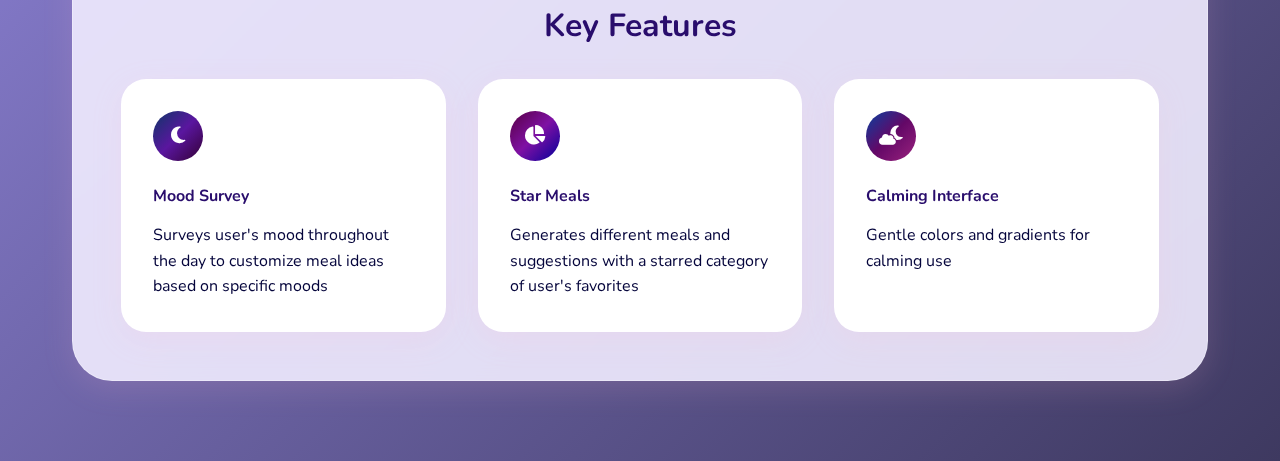
<file: projects.html>
<!DOCTYPE html>
<html lang="en">
<head>
    <meta charset="UTF-8">
    <meta name="viewport" content="width=device-width, initial-scale=1.0">
    <title>UI/UX Projects | Eva Nguyen</title>
    <link rel="stylesheet" href="https://cdnjs.cloudflare.com/ajax/libs/font-awesome/6.4.0/css/all.min.css">
    <link href="https://fonts.googleapis.com/css2?family=Poppins:wght@300;400;500;600;700&family=Nunito:wght@300;400;500;600&family=Dancing+Script:wght@500;600;700&display=swap" rel="stylesheet">
    <link rel="stylesheet" href="style.css">
    <style>
        /* Projects specific styles - No animations */
        .projects-hero {
            text-align: center;
            padding: var(--space-xxl) 0;
            position: relative;
            z-index: 1;
            min-height: 70vh;
            display: flex;
            flex-direction: column;
            justify-content: center;
        }
        
        .projects-title {
            font-size: 3rem;
            background: var(--gradient-sunset);
            -webkit-background-clip: text;
            -webkit-text-fill-color: transparent;
            background-clip: text;
            margin-bottom: var(--space-md);
        }
        
        .tagline {
            font-size: 1.5rem;
            color: var(--purple-dark);
            margin-bottom: var(--space-lg);
            font-family: var(--font-cursive);
            text-align: center;
            display: block;
            width: 100%;
        }
        
        .projects-hero p {
            max-width: 700px;
            margin: 0 auto;
            font-size: var(--font-size-md);
            color: var(--text);
            line-height: 1.8;
        }
        
        .project-details {
            background: var(--white-transparent);
            border-radius: var(--border-radius-large);
            padding: var(--space-xl);
            margin-bottom: var(--space-xl);
            box-shadow: var(--shadow-soft);
            backdrop-filter: blur(10px);
            border: 1px solid rgba(255, 255, 255, 0.3);
        }
        
        .project-header {
            display: grid;
            grid-template-columns: 2fr 1fr;
            gap: var(--space-xl);
            margin-bottom: var(--space-xl);
        }
        
        @media (max-width: 768px) {
            .project-header {
                grid-template-columns: 1fr;
            }
        }
        
        .project-info h2 {
            color: var(--purple-dark);
            font-size: 2.5rem;
            margin-bottom: var(--space-md);
        }
        
        .project-meta {
            display: flex;
            gap: var(--space-xl);
            margin-top: var(--space-lg);
            flex-wrap: wrap;
        }
        
        .meta-item {
            background: var(--pink-dream);
            padding: var(--space-md);
            border-radius: 15px;
            min-width: 150px;
        }
        
        .meta-item h4 {
            color: var(--pink-dark);
            margin-bottom: var(--space-xs);
            font-size: var(--font-size-sm);
        }
        
        .meta-item p {
            color: var(--text);
            font-weight: 600;
        }
        
        /* THREE PHONES IN ONE ROW HORIZONTALLY */
        .phone-images-container {
            margin: var(--space-xl) 0;
            display: flex;
            flex-direction: row;
            justify-content: center;
            align-items: center;
            gap: var(--space-xl);
            flex-wrap: wrap;
        }
        
        .phone-item {
            display: flex;
            flex-direction: column;
            align-items: center;
            text-align: center;
        }
        
        .phone-image-wrapper {
            position: relative;
            width: 234px;
            height: 489px; /* 250 * (4/3) = 333px for 4:3 aspect ratio */
            background: var(--gradient-cloud);
            border-radius: 25px;
            overflow: hidden;
            box-shadow: var(--shadow-medium);
            border: 8px solid #333;
            transition: transform 0.3s ease, box-shadow 0.3s ease;
        }
        
        .phone-image-wrapper:hover {
            transform: translateY(-5px);
            box-shadow: var(--shadow-large);
        }
        
        .phone-image {
            width: 100%;
            height: 100%;
            object-fit: cover;
        }
        
        .image-caption {
            position: absolute;
            bottom: 0;
            left: 0;
            right: 0;
            background: linear-gradient(to top, rgba(0, 0, 0, 0.8), transparent);
            color: white;
            padding: 15px 20px;
            font-size: 0.9rem;
            text-align: center;
            opacity: 0;
            transform: translateY(10px);
            transition: opacity 0.3s ease, transform 0.3s ease;
        }
        
        .phone-image-wrapper:hover .image-caption {
            opacity: 1;
            transform: translateY(0);
        }
        
        /* Phone notch (optional detail) */
        .phone-notch {
            position: absolute;
            top: 0;
            left: 50%;
            transform: translateX(-50%);
            width: 40%;
            height: 15px;
            background: #333;
            border-bottom-left-radius: 10px;
            border-bottom-right-radius: 10px;
            z-index: 2;
        }
        
        /* Phone labels for each image */
        .phone-label {
            text-align: center;
            margin-top: var(--space-sm);
            color: var(--purple-dark);
            font-weight: 500;
            font-size: 1.1rem;
        }
        
        /* Responsive adjustments */
        @media (max-width: 992px) {
            .phone-images-container {
                gap: var(--space-lg);
            }
            
            .phone-image-wrapper {
                width: 220px;
                height: 293px; /* 220 * (4/3) = 293px */
            }
        }
        
        @media (max-width: 768px) {
            .phone-images-container {
                flex-direction: column;
                gap: var(--space-xl);
            }
            
            .phone-image-wrapper {
                width: 250px;
                height: 333px;
            }
        }
        
        .process-timeline {
            position: relative;
            padding-left: var(--space-xl);
            margin: var(--space-xl) 0;
        }
        
        .process-timeline::before {
            content: '';
            position: absolute;
            left: 7px;
            top: 0;
            bottom: 0;
            width: 3px;
            background: var(--gradient-dream);
        }
        
        .process-step {
            position: relative;
            margin-bottom: var(--space-xl);
            padding: var(--space-lg);
            background: var(--white);
            border-radius: var(--border-radius);
            box-shadow: var(--shadow-soft);
        }
        
        .process-step::before {
            content: '';
            position: absolute;
            left: -36px;
            top: var(--space-lg);
            width: 20px;
            height: 20px;
            background: var(--gradient-dream);
            border-radius: 50%;
            border: 4px solid var(--white);
            box-shadow: var(--glow-pink);
        }
        
        .step-number {
            position: absolute;
            left: -42px;
            top: var(--space-lg);
            width: 32px;
            height: 32px;
            background: var(--white);
            border-radius: 50%;
            display: flex;
            align-items: center;
            justify-content: center;
            color: var(--purple-dark);
            font-weight: 600;
            font-size: var(--font-size-sm);
            z-index: 2;
        }
        
        .process-step h4 {
            color: var(--purple-dark);
            margin-bottom: var(--space-sm);
            font-size: var(--font-size-lg);
        }
        
        .ui-showcase {
            display: grid;
            grid-template-columns: repeat(auto-fit, minmax(200px, 1fr));
            gap: var(--space-md);
            margin: var(--space-xl) 0;
        }
        
        .ui-element {
            background: var(--white);
            border-radius: 15px;
            padding: var(--space-md);
            text-align: center;
            box-shadow: var(--shadow-soft);
            transition: all 0.3s ease;
        }
        
        .ui-element:hover {
            transform: translateY(-5px);
            box-shadow: var(--shadow-medium);
        }
        
        .ui-element i {
            font-size: 2rem;
            color: var(--purple-dark);
            margin-bottom: var(--space-sm);
        }
        
        .color-palette {
            display: flex;
            gap: var(--space-sm);
            margin: var(--space-lg) 0;
        }
        
        .color-item {
            flex: 1;
            height: 60px;
            border-radius: 10px;
            position: relative;
            overflow: hidden;
        }
        
        .color-item::after {
            content: attr(data-color);
            position: absolute;
            bottom: 5px;
            left: 5px;
            right: 5px;
            background: rgba(255, 255, 255, 0.9);
            padding: 2px 5px;
            border-radius: 4px;
            font-size: 0.7rem;
            font-weight: 500;
        }
        
        /* Hamburger Menu Styles */
        .hamburger-menu {
            display: none;
            flex-direction: column;
            justify-content: space-between;
            width: 30px;
            height: 24px;
            background: transparent;
            border: none;
            cursor: pointer;
            padding: 0;
            z-index: 10002 !important;
            position: relative;
        }
        
        .hamburger-line {
            width: 100%;
            height: 3px;
            background: var(--text);
            border-radius: 2px;
            transition: all 0.3s ease;
        }
        
        .hamburger-menu.active .hamburger-line:nth-child(1) {
            transform: rotate(45deg) translate(6px, 6px);
        }
        
        .hamburger-menu.active .hamburger-line:nth-child(2) {
            opacity: 0;
        }
        
        .hamburger-menu.active .hamburger-line:nth-child(3) {
            transform: rotate(-45deg) translate(7px, -6px);
        }
        
        /* Fix for mobile navigation */
        @media (max-width: 768px) {
            .hamburger-menu {
                display: flex;
            }
            
            .nav-buttons {
                position: fixed;
                top: 0;
                right: -100%;
                width: 70%;
                height: 100vh;
                background: rgba(255, 255, 255, 0.98);
                backdrop-filter: blur(20px);
                flex-direction: column;
                padding: 80px 30px 30px;
                gap: var(--space-md);
                transition: right 0.3s ease;
                box-shadow: -5px 0 30px rgba(0, 0, 0, 0.2);
                border-left: 1px solid rgba(157, 78, 221, 0.3);
                z-index: 10001 !important;
            }
            
            .nav-buttons.active {
                right: 0;
            }
            
            /* Nav overlay for mobile */
            .nav-overlay {
                position: fixed;
                top: 0;
                left: 0;
                width: 100%;
                height: 100%;
                background: rgba(0, 0, 0, 0.5);
                backdrop-filter: blur(5px);
                z-index: 10000 !important;
                display: none;
            }
            
            .nav-overlay.active {
                display: block;
            }
            
            .nav-container {
                z-index: 10003 !important;
            }
            
            /* Make sure all content stays below nav */
            .main-container,
            .projects-hero,
            .featured-project,
            .project-details,
            .project-header,
            .design-process,
            .key-features {
                z-index: 1 !important;
            }
            
            /* Mobile adjustments */
            .projects-title {
                font-size: 2.5rem;
            }
            
            .tagline {
                font-size: 1.3rem;
            }
        }
    </style>
</head>
<body>
    <!-- Animated Cloud Background -->
    <div class="cloud-bg">
        <div class="cloud cloud-large"></div>
        <div class="cloud cloud-medium"></div>
        <div class="cloud cloud-small"></div>
    </div>

    <!-- Twinkling Stars -->
    <div class="stars-bg" id="starsBg"></div>

    <!-- Navigation - Hamburger menu for mobile -->
    <nav class="nav-container">
        <div class="nav-content">
            <a href="index.html" class="logo">
                <span class="logo-text">Eva Nguyen</span>
            </a>
            
            <!-- Hamburger menu button (visible on mobile) -->
            <button class="hamburger-menu" id="hamburgerMenu">
                <span class="hamburger-line"></span>
                <span class="hamburger-line"></span>
                <span class="hamburger-line"></span>
            </button>
            
            <!-- Navigation buttons (hidden on mobile by default) -->
            <div class="nav-buttons" id="navButtons">
                <a href="index.html" class="nav-btn">Home</a>
                <a href="about.html" class="nav-btn">About</a>
                <a href="graphics.html" class="nav-btn">Graphics</a>
                <a href="projects.html" class="nav-btn active">Projects</a>
                <a href="contacts.html" class="nav-btn">Contact</a>
            </div>
            
            <!-- Mobile menu overlay -->
            <div class="nav-overlay" id="navOverlay"></div>
        </div>
    </nav>

    <!-- Main Content -->
    <main class="main-container">
        <!-- Projects Hero -->
        <section class="projects-hero">
            <div class="projects-title-container">
                <h1 class="projects-title">UI/UX Project</h1>
            </div>
            <p class="tagline">Discover the design process behind my digital creations</p>
            <p>The project below showcase my approach to user-centered design, from initial research to final implementation. I believe in creating experiences that are both beautiful and functional. I am beginning my UX/UI journey so be on the look out for more projects to come!</p>
        </section>

        <!-- Featured Project -->
        <section class="featured-project" id="dream-journal">
            <div class="project-details">
                <div class="project-header">
                    <div class="project-info">
                        <span class="project-badge" style="display: inline-block; margin-bottom: var(--space-md); padding: 8px 16px; background: var(--gradient-dream); color: white; border-radius: 20px; font-weight: 500; font-size: var(--font-size-sm);">Case Study</span>
                        <h2>Mood Meals</h2>
                        <p>A mobile application I designed to track a user's mood each day, which will determine the types of personalized meals they are suggested to have that day.</p>
                        
                        <div class="project-meta">
                            <div class="meta-item">
                                <h4>Timeline</h4>
                                <p>2 Months</p>
                            </div>
                            <div class="meta-item">
                                <h4>Platform</h4>
                                <p>iOS & Android</p>
                            </div>
                            <div class="meta-item">
                                <h4>Tools</h4>
                                <p>Figma</p>
                            </div>
                        </div>
                    </div>
                </div>
                
                <!-- THREE PHONES IN ONE ROW HORIZONTALLY -->
                <div class="phone-images-container">
                    <!-- Phone Image 1 -->
                    <div class="phone-item">
                        <div class="phone-image-wrapper">
                            <div class="phone-notch"></div>
                            <img src="1x/Artboard%202.png" alt="Mood Meals Sign In" class="phone-image">
                            <div class="image-caption">Mood Meals sign in</div>
                        </div>
                        <div class="phone-label">Sign In Screen</div>
                    </div>
                    
                    <!-- Phone Image 2 -->
                    <div class="phone-item">
                        <div class="phone-image-wrapper">
                            <div class="phone-notch"></div>
                            <img src="1x/Artboard%203.png" alt="Meal Planning Screen" class="phone-image">
                            <div class="image-caption">Mood tracking survey</div>
                        </div>
                        <div class="phone-label">Mood Survey Screen</div>
                    </div>
                    
                    <!-- Phone Image 3 -->
                    <div class="phone-item">
                        <div class="phone-image-wrapper">
                            <div class="phone-notch"></div>
                            <img src="1x/Artboard%201.png" alt="Recipe Details" class="phone-image">
                            <div class="image-caption">Stared meals and recipe suggestions</div>
                        </div>
                        <div class="phone-label">Stared Meals Screen</div>
                    </div>
                </div>
                
                <!-- Design Process -->
                <div class="design-process">
                    <h3 style="color: var(--purple-dark); font-size: var(--font-size-xl); margin-bottom: var(--space-lg); text-align: center;">My Design Process</h3>
                    
                    <div class="process-timeline">
                        <!-- Step 1 -->
                        <div class="process-step">
                            <div class="step-number">1</div>
                            <h4>Research & Discovery</h4>
                            <p>I conducted interviews with 20 potential users to understand their diet habits. Key insights revealed that people wanted simple recipes that they can make easily each day or even meals that can eat throughout the week.</p>
                        </div>
                        
                        <!-- Step 2 -->
                        <div class="process-step">
                            <div class="step-number">2</div>
                            <h4>User Personas & Journey</h4>
                            <p>Created a primary user persona which was a typical college student who lives on campus, and they struggle with cooking daily meals or finding ideas of what to eat next. They look for simple and affordable recipes they can make while uplifting their mood and energy for the day.</p>
                            <div class="ui-showcase">
                            
                            </div>
                        </div>
                        
                        <!-- Step 3 -->
                        <div class="process-step">
                            <div class="step-number">3</div>
                            <h4>Wireframing & Prototyping</h4>
                            <p>Developed mid to high-fidelity wireframes focusing on the look in digital tools like Figma for more refined elements, clearer text/images.</p>
                            <div style="display: flex; gap: var(--space-md); margin-top: var(--space-sm);">
                                <span style="padding: 6px 15px; background: var(--pink-dream); color: var(--pink-dark); border-radius: 15px; font-size: var(--font-size-sm);">Low-Fidelity</span>
                                <span style="padding: 6px 15px; background: var(--purple-dream); color: var(--purple-dark); border-radius: 15px; font-size: var(--font-size-sm);">Mid-Fidelity</span>
                                <span style="padding: 6px 15px; background: var(--blue-dream); color: var(--blue-dark); border-radius: 15px; font-size: var(--font-size-sm);">High-Fidelity</span>
                            </div>
                        </div>
                        
                        <!-- Step 4 -->
                        <div class="process-step">
                            <div class="step-number">4</div>
                            <h4>Visual Design System</h4>
                            <p>Developed a cohesive design system with a soft pastel color palette, dream-inspired icons, and smooth micro-interactions.</p>
                            
                            <!-- Color Palette -->
                            <div class="color-palette">
                                <div class="color-item" style="background: #667c4e;" data-color="#FFCFE5"></div>
                                <div class="color-item" style="background: #f0f0d2;" data-color="#E6D1FF"></div>
                                <div class="color-item" style="background: #def2e5;" data-color="#D1EAFF"></div>
                                <div class="color-item" style="background: #b0b453;" data-color="#F0D9FF"></div>
                                <div class="color-item" style="background: #fff600;" data-color="#D9FFE6"></div>
                            </div>
                        </div>
                        
                        <!-- Step 5 -->
                        <div class="process-step">
                            <div class="step-number">5</div>
                            <h4>Testing & Iteration</h4>
                            <p>Conducted usability tests with participants. Made iterations based on feedback, including simplifying the process and adding functionality.</p>
                        </div>
                    </div>
                </div>
                
                <!-- Key Features -->
                <div class="key-features" style="margin-top: var(--space-xl);">
                    <h3 style="color: var(--purple-dark); font-size: var(--font-size-xl); margin-bottom: var(--space-lg); text-align: center;">Key Features</h3>
                    
                    <div style="display: grid; grid-template-columns: repeat(auto-fit, minmax(250px, 1fr)); gap: var(--space-lg);">
                        <div style="background: var(--white); padding: var(--space-lg); border-radius: var(--border-radius); box-shadow: var(--shadow-soft);">
                            <div style="width: 50px; height: 50px; background: var(--gradient-dream); border-radius: 50%; display: flex; align-items: center; justify-content: center; margin-bottom: var(--space-md);">
                                <i class="fas fa-moon" style="color: white; font-size: 1.2rem;"></i>
                            </div>
                            <h4 style="color: var(--purple-dark); margin-bottom: var(--space-sm);">Mood Survey</h4>
                            <p style="color: var(--text); line-height: 1.6;">Surveys user's mood throughout the day to customize meal ideas based on specific moods</p>
                        </div>
                        
                        <div style="background: var(--white); padding: var(--space-lg); border-radius: var(--border-radius); box-shadow: var(--shadow-soft);">
                            <div style="width: 50px; height: 50px; background: var(--gradient-sunset); border-radius: 50%; display: flex; align-items: center; justify-content: center; margin-bottom: var(--space-md);">
                                <i class="fas fa-chart-pie" style="color: white; font-size: 1.2rem;"></i>
                            </div>
                            <h4 style="color: var(--purple-dark); margin-bottom: var(--space-sm);">Star Meals</h4>
                            <p style="color: var(--text); line-height: 1.6;">Generates different meals and suggestions with a starred category of user's favorites</p>
                        </div>
                        
                        <div style="background: var(--white); padding: var(--space-lg); border-radius: var(--border-radius); box-shadow: var(--shadow-soft);">
                            <div style="width: 50px; height: 50px; background: var(--gradient-sky); border-radius: 50%; display: flex; align-items: center; justify-content: center; margin-bottom: var(--space-md);">
                                <i class="fas fa-cloud-moon" style="color: white; font-size: 1.2rem;"></i>
                            </div>
                            <h4 style="color: var(--purple-dark); margin-bottom: var(--space-sm);">Calming Interface</h4>
                            <p style="color: var(--text); line-height: 1.6;">Gentle colors and gradients for calming use</p>
                        </div>
                    </div>
                </div>
            </div>
        </section>
    </main>

    <script>
        // Hamburger menu functionality only
        const hamburgerMenu = document.getElementById('hamburgerMenu');
        const navButtons = document.getElementById('navButtons');
        const navOverlay = document.getElementById('navOverlay');
        
        if (hamburgerMenu && navButtons) {
            hamburgerMenu.addEventListener('click', (e) => {
                e.stopPropagation();
                navButtons.classList.toggle('active');
                hamburgerMenu.classList.toggle('active');
                if (navOverlay) {
                    navOverlay.classList.toggle('active');
                }
            });
            
            if (navOverlay) {
                navOverlay.addEventListener('click', () => {
                    navButtons.classList.remove('active');
                    hamburgerMenu.classList.remove('active');
                    navOverlay.classList.remove('active');
                });
            }
            
            document.addEventListener('click', (e) => {
                if (navButtons.classList.contains('active') && 
                    !hamburgerMenu.contains(e.target) && 
                    !navButtons.contains(e.target)) {
                    navButtons.classList.remove('active');
                    hamburgerMenu.classList.remove('active');
                    if (navOverlay) {
                        navOverlay.classList.remove('active');
                    }
                }
            });
            
            const navLinks = navButtons.querySelectorAll('.nav-btn');
            navLinks.forEach(link => {
                link.addEventListener('click', () => {
                    navButtons.classList.remove('active');
                    hamburgerMenu.classList.remove('active');
                    if (navOverlay) {
                        navOverlay.classList.remove('active');
                    }
                });
            });
        }
        
        // Create simple twinkling stars
        const starsBg = document.getElementById('starsBg');
        if (starsBg) {
            for (let i = 0; i < 60; i++) {
                const star = document.createElement('div');
                star.className = 'star';
                
                const sizes = ['star-small', 'star-medium', 'star-large'];
                star.classList.add(sizes[Math.floor(Math.random() * sizes.length)]);
                
                star.style.left = `${Math.random() * 100}%`;
                star.style.top = `${Math.random() * 100}%`;
                star.style.animationDelay = `${Math.random() * 5}s`;
                
                starsBg.appendChild(star);
            }
        }
    </script>
</body>
</html>
</file>
<file: style.css>
/* Dreamy Cloud Portfolio - Pastel Pink, Purple, Blue Theme */
:root {
    /* Dreamy Pastel Color Palette */
    --pink-dream: #f2c7db;
    --pink-light: #ecc1cf;
    --pink-medium: #ffb8d2;
    --pink-dark: #100019;
    
    --purple-dream: #d5baf4;
    --purple-light: #ab99d5;
    --purple-medium: #c0a2ff;
    --purple-dark: #290d6c;
    
    --blue-dream: #d1eaff;
    --blue-light: #b8deff;
    --blue-medium: #76a6d5;
    --blue-dark: #7ebcff;
    
    --lavender-dream: #ffe6b7;
    --lilac-dream: #f1ddff;
    --mint-dream: #d9ffe6;
    
    /* Gradients */
    --gradient-dream: linear-gradient(135deg, #0d3667, #5a169f, #330034);
    --gradient-sunset: linear-gradient(135deg, #570042, rgb(127, 17, 164), #02009a);
    --gradient-cloud: linear-gradient(135deg, #ffffff, #b5afe0, #e5e2f9);
    --gradient-sky: linear-gradient(135deg, #0840a0, #630867, #9a227e);
    --gradient-starry: linear-gradient(135deg, #d1aeb7, #6e5ca5, #6986b9);
    
    /* Neutrals */
    --white: #ffffff;
    --white-transparent: rgba(241, 236, 255, 0.9);
    --light-gray: #a9a3d2;
    --medium-gray: #e8e6ff;
    --dark-gray: #5a5a7a;
    --text: #04043b;
    --text-light: #f8f8ff;
    
    /* Spacing */
    --space-xs: 0.5rem;
    --space-sm: 1rem;
    --space-md: 1.5rem;
    --space-lg: 2rem;
    --space-xl: 3rem;
    --space-xxl: 5rem;
    
    /* Typography */
    --font-heading: 'Poppins', sans-serif;
    --font-body: 'Nunito', sans-serif;
    --font-cursive: 'Dancing Script', cursive;
    --font-size-xs: 0.875rem;
    --font-size-sm: 1rem;
    --font-size-md: 1.125rem;
    --font-size-lg: 1.5rem;
    --font-size-xl: 2rem;
    --font-size-xxl: 2.5rem;
    --font-size-hero: 3.5rem;
    
    /* Effects */
    --shadow-soft: 0 8px 30px rgba(255, 182, 209, 0.15);
    --shadow-medium: 0 15px 40px rgba(200, 162, 255, 0.2);
    --shadow-strong: 0 20px 60px rgba(189, 163, 255, 0.25);
    --glow-pink: 0 0 30px rgba(241, 191, 210, 0.5);
    --glow-purple: 0 0 30px rgba(200, 162, 255, 0.5);
    --glow-blue: 0 0 30px rgba(126, 188, 255, 0.5);
    --border-radius: 25px;
    --border-radius-large: 40px;
}

/* Base Styles */
* {
    margin: 0;
    padding: 0;
    box-sizing: border-box;
}

html {
    scroll-behavior: smooth;
}

body {
    font-family: var(--font-body);
    color: var(--text);
    background: linear-gradient(135deg, #caadca 0%, #9c90ee 50%, #3e3960 100%);
    min-height: 100vh;
    overflow-x: hidden;
    position: relative;
}

/* Animated Cloud Background */
.cloud-bg {
    position: fixed;
    top: 0;
    left: 0;
    width: 100%;
    height: 100%;
    z-index: -2;
    overflow: hidden;
    pointer-events: none;
}

.cloud {
    position: absolute;
    background: var(--white);
    border-radius: 50%;
    opacity: 0.7;
    filter: blur(15px);
    animation: floatCloud 43s infinite linear;
}

.cloud-large {
    width: 489px;
    height: 241px;
    top: 10%;
    left: 5%;
    animation-duration: 80s;
    background: linear-gradient(135deg, var(--white), var(--pink-dream));
}

.cloud-medium {
    width: 300px;
    height: 120px;
    top: 30%;
    right: 10%;
    animation-duration: 70s;
    animation-delay: 10s;
    background: linear-gradient(135deg, var(--white), var(--purple-dream));
}

.cloud-small {
    width: 200px;
    height: 80px;
    bottom: 20%;
    left: 15%;
    animation-duration: 50s;
    animation-delay: 5s;
    background: linear-gradient(135deg, var(--white), var(--blue-dream));
}

@keyframes floatCloud {
    0% {
        transform: translateX(0) translateY(0) scale(1);
        opacity: 0.7;
    }
    25% {
        transform: translateX(100px) translateY(-50px) scale(1.1);
        opacity: 0.8;
    }
    50% {
        transform: translateX(200px) translateY(0) scale(1);
        opacity: 0.7;
    }
    75% {
        transform: translateX(100px) translateY(50px) scale(0.9);
        opacity: 0.6;
    }
    100% {
        transform: translateX(0) translateY(0) scale(1);
        opacity: 0.7;
    }
}

/* Twinkling Stars */
.stars-bg {
    position: fixed;
    top: 0;
    left: 0;
    width: 200%;
    height: 200%;
    z-index: -1;
    pointer-events: none;
}

.star {
    position: absolute;
    background: var(--white);
    border-radius: 50%;
    animation: twinkle 3s infinite alternate;
}

.star-small {
    width: 2px;
    height: 2px;
    animation-duration: 2s;
}

.star-medium {
    width: 3px;
    height: 3px;
    animation-duration: 3s;
}

.star-large {
    width: 4px;
    height: 4px;
    animation-duration: 4s;
}

@keyframes twinkle {
    0% {
        opacity: 0.3;
        transform: scale(1);
        box-shadow: 0 0 5px var(--white);
    }
    100% {
        opacity: 1;
        transform: scale(1.5);
        box-shadow: 0 0 15px var(--white), 0 0 30px var(--pink-dream);
    }
}

/* Navigation */
.nav-container {
    position: fixed;
    top: 0;
    width: 100%;
    z-index: 1000;
    background: rgba(255, 255, 255, 0.85);
    backdrop-filter: blur(15px);
    -webkit-backdrop-filter: blur(15px);
    border-bottom: 1px solid rgba(255, 255, 255, 0.3);
    box-shadow: var(--shadow-soft);
    padding: var(--space-sm) 0;
}

.nav-content {
    max-width: 1200px;
    margin: 0 auto;
    padding: 0 var(--space-md);
    display: flex;
    justify-content: space-between;
    align-items: center;
}

.logo {
    display: flex;
    align-items: center;
    text-decoration: none;
    transition: transform 0.3s ease;
}

.logo:hover {
    transform: scale(1.05);
}

.logo-text {
    font-family: var(--font-cursive);
    font-size: 1.8rem;
    font-weight: 700;
    background: var(--gradient-sunset);
    -webkit-background-clip: text;
    -webkit-text-fill-color: transparent;
    background-clip: text;
    text-shadow: 0 2px 10px rgba(234, 189, 206, 0.2);
}

/* Navigation Buttons */
.nav-buttons {
    display: flex;
    gap: var(--space-sm);
    padding: 0;
    margin: 0;
    align-items: center;
}

.nav-btn {
    padding: var(--space-xs) var(--space-md);
    text-decoration: none;
    color: var(--dark-gray);
    font-family: var(--font-body);
    font-weight: 500;
    border-radius: 25px;
    transition: all 0.4s cubic-bezier(0.4, 0, 0.2, 1);
    position: relative;
    overflow: hidden;
    z-index: 1;
    background: transparent;
    white-space: nowrap;
}

.nav-btn::before {
    content: '';
    position: absolute;
    top: 0;
    left: 0;
    width: 100%;
    height: 100%;
    background: var(--gradient-dream);
    border-radius: 25px;
    opacity: 0;
    transition: opacity 0.4s cubic-bezier(0.4, 0, 0.2, 1);
    z-index: -1;
}

.nav-btn:hover::before {
    opacity: 1;
}

.nav-btn:hover {
    color: var(--white);
    transform: translateY(-2px);
    box-shadow: var(--shadow-soft);
}

.nav-btn.active {
    background: var(--gradient-dream);
    color: var(--white);
    box-shadow: var(--shadow-soft);
}

.nav-btn.active::before {
    opacity: 1;
}

/* Hamburger Menu */
.hamburger-menu {
    display: none;
    flex-direction: column;
    justify-content: space-between;
    width: 30px;
    height: 24px;
    background: transparent;
    border: none;
    cursor: pointer;
    padding: 0;
    z-index: 1002;
}

.hamburger-line {
    width: 100%;
    height: 3px;
    background: var(--text);
    border-radius: 2px;
    transition: all 0.3s ease;
}

.hamburger-menu.active .hamburger-line:nth-child(1) {
    transform: rotate(45deg) translate(6px, 6px);
}

.hamburger-menu.active .hamburger-line:nth-child(2) {
    opacity: 0;
}

.hamburger-menu.active .hamburger-line:nth-child(3) {
    transform: rotate(-45deg) translate(7px, -6px);
}

/* Main Container */
.main-container {
    max-width: 1200px;
    margin: 100px auto 0;
    padding: var(--space-lg);
    min-height: calc(100vh - 200px);
    position: relative;
    z-index: 1;
    background: transparent;
}

/* Hero Section */
.hero {
    display: grid;
    grid-template-columns: 1fr 1fr;
    gap: var(--space-xl);
    align-items: center;
    padding: var(--space-xxl) 0;
    min-height: 80vh;
    position: relative;
}

.hero-content h1 {
    font-family: var(--font-heading);
    font-size: var(--font-size-hero);
    font-weight: 700;
    line-height: 1.1;
    margin-bottom: var(--space-md);
    background: var(--gradient-sunset);
    -webkit-background-clip: text;
    -webkit-text-fill-color: transparent;
    background-clip: text;
    text-shadow: 0 4px 20px rgba(255, 182, 209, 0.3);
}

.hero-content .tagline {
    font-family: var(--font-cursive);
    font-size: 1.8rem;
    color: var(--purple-dark);
    margin-bottom: var(--space-lg);
    font-weight: 500;
}

.hero-content p {
    font-size: var(--font-size-md);
    line-height: 1.8;
    color: var(--text);
    margin-bottom: var(--space-lg);
}

.hero-image {
    position: relative;
    display: flex;
    justify-content: center;
    align-items: center;
}

.floating-shapes {
    position: relative;
    width: 400px;
    height: 400px;
}

.floating-circle {
    position: absolute;
    border-radius: 50%;
    animation: floatShape 15s infinite ease-in-out;
}

.circle-1 {
    width: 300px;
    height: 300px;
    background: var(--gradient-sunset);
    top: 50%;
    left: 50%;
    transform: translate(-50%, -50%);
    filter: blur(40px);
    opacity: 0.6;
    animation-delay: 0s;
}

.circle-2 {
    width: 199px;
    height: 200px;
    background: var(--gradient-sky);
    top: 30%;
    left: 30%;
    filter: blur(30px);
    opacity: 0.4;
    animation-delay: 2s;
    animation-duration: 12s;
}

.circle-3 {
    width: 150px;
    height: 150px;
    background: var(--gradient-dream);
    bottom: 20%;
    right: 20%;
    filter: blur(20px);
    opacity: 0.4;
    animation-delay: 4s;
    animation-duration: 10s;
}

@keyframes floatShape {
    0%, 100% {
        transform: translateY(0) rotate(0deg);
    }
    33% {
        transform: translateY(-30px) rotate(120deg);
    }
    66% {
        transform: translateY(30px) rotate(240deg);
    }
}

.hero-avatar {
    width: -6px;
    height: 3px;
    background: var(--white);
    border-radius: 50%;
    display: flex;
    align-items: center;
    justify-content: center;
    box-shadow: var(--shadow-strong);
    position: absolute;
    top: 50%;
    left: 50%;
    transform: translate(-25%, -50%);
    overflow: hidden;
    border: 8px solid rgba(255, 255, 255, 0.9);
    z-index: 2;
}

.hero-avatar img {
    width: 100%;
    height: 100%;
    object-fit: cover;
    transition: transform 0.5s ease;
}

.hero-avatar:hover img {
    transform: scale(0.55);
}

.hero-actions {
    display: flex;
    gap: var(--space-md);
    margin-top: var(--space-xl);
    flex-wrap: wrap;
}

/* Buttons */
.btn {
    padding: var(--space-sm) var(--space-xl);
    border-radius: var(--border-radius);
    font-family: var(--font-heading);
    font-weight: 500;
    text-decoration: none;
    display: inline-flex;
    align-items: center;
    gap: var(--space-xs);
    transition: all 0.3s ease;
    border: none;
    cursor: pointer;
}

.btn-primary {
    background: var(--gradient-dream);
    color: var(--white);
    box-shadow: var(--shadow-soft);
}

.btn-primary:hover {
    transform: translateY(-5px);
    box-shadow: var(--shadow-medium);
}

.btn-secondary {
    background: var(--white);
    color: var(--pink-dark);
    border: 2px solid var(--pink-medium);
}

.btn-secondary:hover {
    background: var(--pink-medium);
    color: var(--white);
    transform: translateY(-5px);
}

/* Gallery Section */
.gallery-section {
    padding: var(--space-xxl) 0;
    position: relative;
    z-index: 2;
}

.gallery-hero {
    text-align: center;
    padding: var(--space-xxl) 0 var(--space-xl);
}

.gallery-hero h1 {
    font-family: var(--font-heading);
    font-size: 3rem;
    font-weight: 700;
    margin-bottom: var(--space-sm);
    background: var(--gradient-sunset);
    -webkit-background-clip: text;
    -webkit-text-fill-color: transparent;
    background-clip: text;
}

.gallery-hero .tagline {
    font-family: var(--font-cursive);
    font-size: 1.5rem;
    color: var(--purple-dark);
    margin-bottom: var(--space-lg);
}

.gallery-hero p {
    max-width: 600px;
    margin: 0 auto;
    font-size: var(--font-size-md);
    color: var(--text);
    line-height: 1.8;
}

/* Gallery Tabs - Category Buttons - FIXED */
.gallery-tabs {
    display: flex;
    justify-content: center;
    gap: var(--space-sm);
    margin-bottom: var(--space-xl);
    flex-wrap: wrap;
    padding: 0 var(--space-md);
}

.tab-btn {
    padding: var(--space-xs) var(--space-lg);
    background: var(--white);
    border: 2px solid var(--pink-medium);
    color: var(--pink-dark);
    border-radius: 20px;
    font-family: var(--font-heading);
    font-weight: 500;
    font-size: var(--font-size-sm);
    cursor: pointer;
    transition: all 0.3s ease;
    position: relative;
    overflow: hidden;
    z-index: 1;
}

.tab-btn::before {
    content: '';
    position: absolute;
    top: 0;
    left: 0;
    width: 100%;
    height: 100%;
    background: var(--gradient-dream);
    border-radius: 20px;
    opacity: 0;
    transition: opacity 0.3s ease;
    z-index: -1;
}

.tab-btn:hover {
    color: var(--white);
    border-color: transparent;
    transform: translateY(-3px);
    box-shadow: var(--shadow-medium);
}

.tab-btn:hover::before {
    opacity: 1;
}

.tab-btn.active {
    color: var(--white);
    border-color: transparent;
    box-shadow: var(--shadow-medium);
    transform: translateY(-2px);
}

.tab-btn.active::before {
    opacity: 1;
}

/* Gallery Grid */
.gallery-container {
    display: grid;
    grid-template-columns: repeat(auto-fill, minmax(300px, 1fr));
    gap: var(--space-lg);
    margin-bottom: var(--space-xl);
}

.gallery-item {
    background: var(--white);
    border-radius: var(--border-radius);
    overflow: hidden;
    box-shadow: var(--shadow-soft);
    transition: all 0.4s cubic-bezier(0.4, 0, 0.2, 1);
    position: relative;
    cursor: pointer;
}

.gallery-item:hover {
    transform: translateY(-10px) scale(1.02);
    box-shadow: var(--shadow-strong);
}

.gallery-img {
    width: 100%;
    height: 250px;
    object-fit: cover;
    transition: transform 0.5s ease;
}

.gallery-item:hover .gallery-img {
    transform: scale(1.1);
}

.gallery-overlay {
    position: absolute;
    bottom: 0;
    left: 0;
    right: 0;
    background: linear-gradient(to top, rgba(255, 255, 255, 0.95), rgba(255, 255, 255, 0.7));
    padding: var(--space-lg);
    transform: translateY(100%);
    transition: transform 0.3s ease;
}

.gallery-item:hover .gallery-overlay {
    transform: translateY(0);
}

.gallery-overlay h4 {
    color: var(--purple-dark);
    margin-bottom: var(--space-xs);
    font-size: var(--font-size-md);
}

.gallery-overlay p {
    color: var(--text);
    font-size: var(--font-size-sm);
    margin-bottom: var(--space-sm);
}

.gallery-category {
    display: inline-block;
    padding: 4px 12px;
    background: var(--gradient-dream);
    color: var(--white);
    border-radius: 15px;
    font-size: var(--font-size-xs);
    font-weight: 500;
}

/* Lightbox Styles */
.lightbox-overlay {
    display: none;
    position: fixed;
    top: 0;
    left: 0;
    width: 100%;
    height: 100%;
    background: rgba(0, 0, 0, 0.95);
    z-index: 9999;
    justify-content: center;
    align-items: center;
    animation: fadeIn 0.3s ease;
}

.lightbox-overlay.active {
    display: flex;
}

.lightbox-content {
    max-width: 90%;
    max-height: 90%;
    position: relative;
}

.lightbox-image {
    max-width: 100%;
    max-height: 85vh;
    border-radius: var(--border-radius);
    box-shadow: 0 15px 50px rgba(0, 0, 0, 0.5);
}

.lightbox-close {
    position: absolute;
    top: -50px;
    right: -15px;
    background: var(--gradient-dream);
    color: var(--white);
    width: 45px;
    height: 45px;
    border-radius: 50%;
    display: flex;
    justify-content: center;
    align-items: center;
    font-size: 1.5rem;
    cursor: pointer;
    transition: all 0.3s ease;
    border: none;
    z-index: 10000;
}

.lightbox-close:hover {
    transform: rotate(90deg) scale(1.1);
    background: var(--pink-dark);
}

.lightbox-info {
    color: var(--white);
    text-align: center;
    margin-top: 20px;
    max-width: 800px;
}

.lightbox-info h3 {
    font-size: 1.8rem;
    margin-bottom: 10px;
    font-family: var(--font-heading);
    color: var(--white);
}

.lightbox-info p {
    font-size: 1.1rem;
    opacity: 0.9;
    color: var(--pink-light);
}

.lightbox-category {
    display: inline-block;
    padding: 6px 15px;
    background: var(--gradient-dream);
    color: var(--white);
    border-radius: 20px;
    font-size: var(--font-size-sm);
    font-weight: 500;
    margin-bottom: 15px;
}

.click-instruction {
    text-align: center;
    margin-top: var(--space-lg);
    color: var(--text);
    font-style: italic;
    font-size: var(--font-size-sm);
    opacity: 0.8;
}

/* Slideshow Styles */
.slideshow-container {
    max-width: 800px;
    margin: 0 auto var(--space-xl);
    position: relative;
    border-radius: var(--border-radius-large);
    overflow: hidden;
    box-shadow: var(--shadow-strong);
    cursor: pointer;
}

.slide {
    display: none;
    position: relative;
    height: 500px;
}

.slide.active {
    display: block;
    animation: fadeIn 0.5s ease;
}

.slide-img {
    width: 100%;
    height: 100%;
    object-fit: cover;
}

.slide-content {
    position: absolute;
    bottom: 0;
    left: 0;
    right: 0;
    background: rgba(255, 255, 255, 0.95);
    backdrop-filter: blur(10px);
    padding: var(--space-xl);
    transform: translateY(100%);
    transition: transform 0.3s ease;
}

.slideshow-container:hover .slide-content {
    transform: translateY(0);
}

.slide-nav {
    display: flex;
    justify-content: center;
    gap: var(--space-md);
    margin-bottom: var(--space-xl);
}

.slide-dot {
    width: 12px;
    height: 12px;
    background: var(--pink-dream);
    border-radius: 50%;
    cursor: pointer;
    transition: all 0.3s ease;
}

.slide-dot.active {
    background: var(--pink-dark);
    transform: scale(1.3);
}

@keyframes fadeIn {
    from { opacity: 0; }
    to { opacity: 1; }
}

.featured-slideshow {
    padding: var(--space-xl) 0;
    text-align: center;
}

.section-title {
    font-size: var(--font-size-xxl);
    color: var(--purple-dark);
    margin-bottom: var(--space-xl);
    text-align: center;
}

.category-title {
    font-size: var(--font-size-xl);
    color: var(--purple-dark);
    margin-bottom: var(--space-lg);
    text-align: center;
    font-weight: 600;
}

/* Contact Page Styles */
.contact-hero,
.projects-hero,
.gallery-hero {
    text-align: center;
    padding: var(--space-xxl) 0;
}

.contact-hero h1,
.projects-hero h1,
.gallery-hero h1 {
    font-size: 3rem;
    margin-bottom: var(--space-sm);
    background: var(--gradient-sunset);
    -webkit-background-clip: text;
    -webkit-text-fill-color: transparent;
    background-clip: text;
}

.contact-hero .tagline,
.projects-hero .tagline,
.gallery-hero .tagline {
    font-size: 1.5rem;
    color: var(--purple-dark);
    margin-bottom: var(--space-lg);
}

.contact-hero p,
.projects-hero p,
.gallery-hero p {
    max-width: 600px;
    margin: 0 auto;
    font-size: var(--font-size-md);
    color: var(--text);
    line-height: 1.8;
}

.contact-content {
    display: flex;
    flex-wrap: wrap;
    justify-content: center;
    gap: var(--space-xl);
    padding: var(--space-xl) 0;
}

.contact-info,
.contact-form {
    flex: 1;
    min-width: 300px;
    max-width: 500px;
}

/* Responsive Styles */
@media (max-width: 1024px) {
    .hero {
        grid-template-columns: 1fr;
        text-align: center;
        gap: var(--space-lg);
    }
    
    .floating-shapes {
        width: 300px;
        height: 300px;
        margin: 0 auto;
    }
    
    .circle-1 {
        width: 250px;
        height: 250px;
    }
    
    .circle-2 {
        width: 150px;
        height: 150px;
    }
    
    .circle-3 {
        width: 100px;
        height: 100px;
    }
    
    .hero-avatar {
        width: 200px;
        height: 200px;
    }
    
    .hero-actions {
        justify-content: center;
    }
}

@media (max-width: 768px) {
    .hamburger-menu {
        display: flex;
    }
    
    .nav-buttons {
        position: fixed;
        top: 0;
        right: -100%;
        width: 70%;
        height: 100vh;
        background: rgba(255, 255, 255, 0.98);
        backdrop-filter: blur(20px);
        flex-direction: column;
        padding: 80px 30px 30px;
        gap: var(--space-md);
        transition: right 0.3s ease;
        box-shadow: -5px 0 30px rgba(0, 0, 0, 0.2);
        border-left: 1px solid rgba(157, 78, 221, 0.3);
        z-index: 1001;
    }
    
    .nav-buttons.active {
        right: 0;
    }
    
    .nav-overlay {
        position: fixed;
        top: 0;
        left: 0;
        width: 100%;
        height: 100%;
        background: rgba(0, 0, 0, 0.5);
        backdrop-filter: blur(5px);
        z-index: 1000;
        display: none;
    }
    
    .nav-overlay.active {
        display: block;
    }
    
    .hero-content h1 {
        font-size: 2.5rem;
    }
    
    .hero-content .tagline {
        font-size: 1.5rem;
    }
    
    .floating-shapes {
        width: 250px;
        height: 250px;
    }
    
    .circle-1 {
        width: 200px;
        height: 200px;
    }
    
    .circle-2 {
        width: 120px;
        height: 120px;
    }
    
    .circle-3 {
        width: 80px;
        height: 80px;
    }
    
    .hero-avatar {
        width: 180px;
        height: 180px;
    }
    
    .gallery-hero h1,
    .contact-hero h1,
    .projects-hero h1 {
        font-size: 2.5rem;
    }
}

@media (max-width: 480px) {
    .nav-content {
        padding: var(--space-sm) var(--space-md);
    }
    
    .nav-buttons {
        width: 85%;
    }
    
    .logo-text {
        font-size: 1.5rem;
    }
    
    .hero-content h1 {
        font-size: 2rem;
    }
    
    .hero-content .tagline {
        font-size: 1.3rem;
    }
    
    .hero-actions {
        flex-direction: column;
        align-items: center;
    }
    
    .btn {
        width: 100%;
        justify-content: center;
    }
    
    .gallery-hero h1,
    .contact-hero h1,
    .projects-hero h1 {
        font-size: 2rem;
    }
    
    .gallery-hero .tagline,
    .contact-hero .tagline,
    .projects-hero .tagline {
        font-size: 1.3rem;
    }
    
    .gallery-container {
        grid-template-columns: 1fr;
    }
}

/* Ensure consistent body background */
body {
    background: linear-gradient(135deg, #caadca 0%, #9c90ee 50%, #3e3960 100%);
    min-height: 100vh;
    margin: 0;
    padding: 0;
}

/* Make sure main container has transparent background */
.main-container {
    background: transparent;
    position: relative;
    z-index: 1;
}

/* Fix cloud background positioning */
.cloud-bg {
    position: fixed;
    top: 0;
    left: 0;
    width: 100%;
    height: 100%;
    z-index: -2;
    overflow: hidden;
}

/* Make sure content appears above clouds */
.nav-container,
.main-container {
    position: relative;
    z-index: 2;
}

/* Gallery page specific fix for background */
.gallery-section {
    background: transparent;
}
</file>
